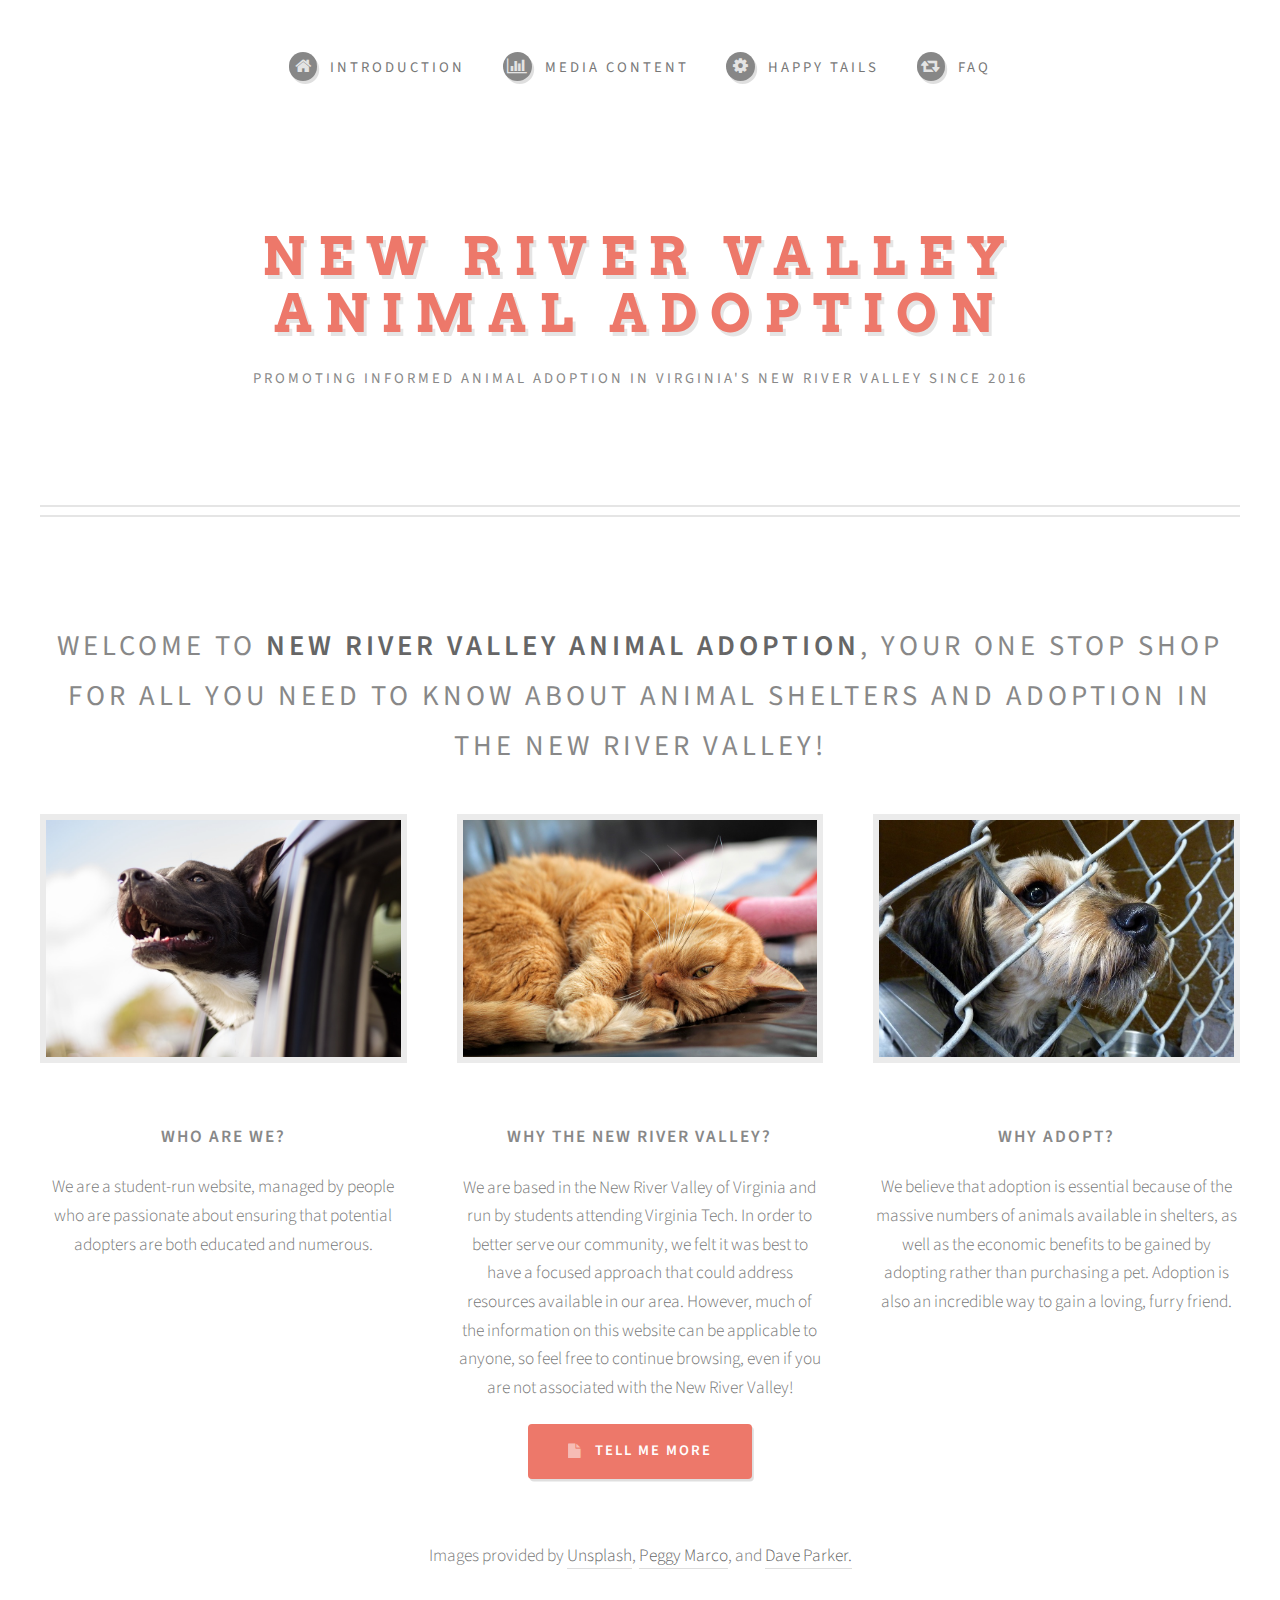
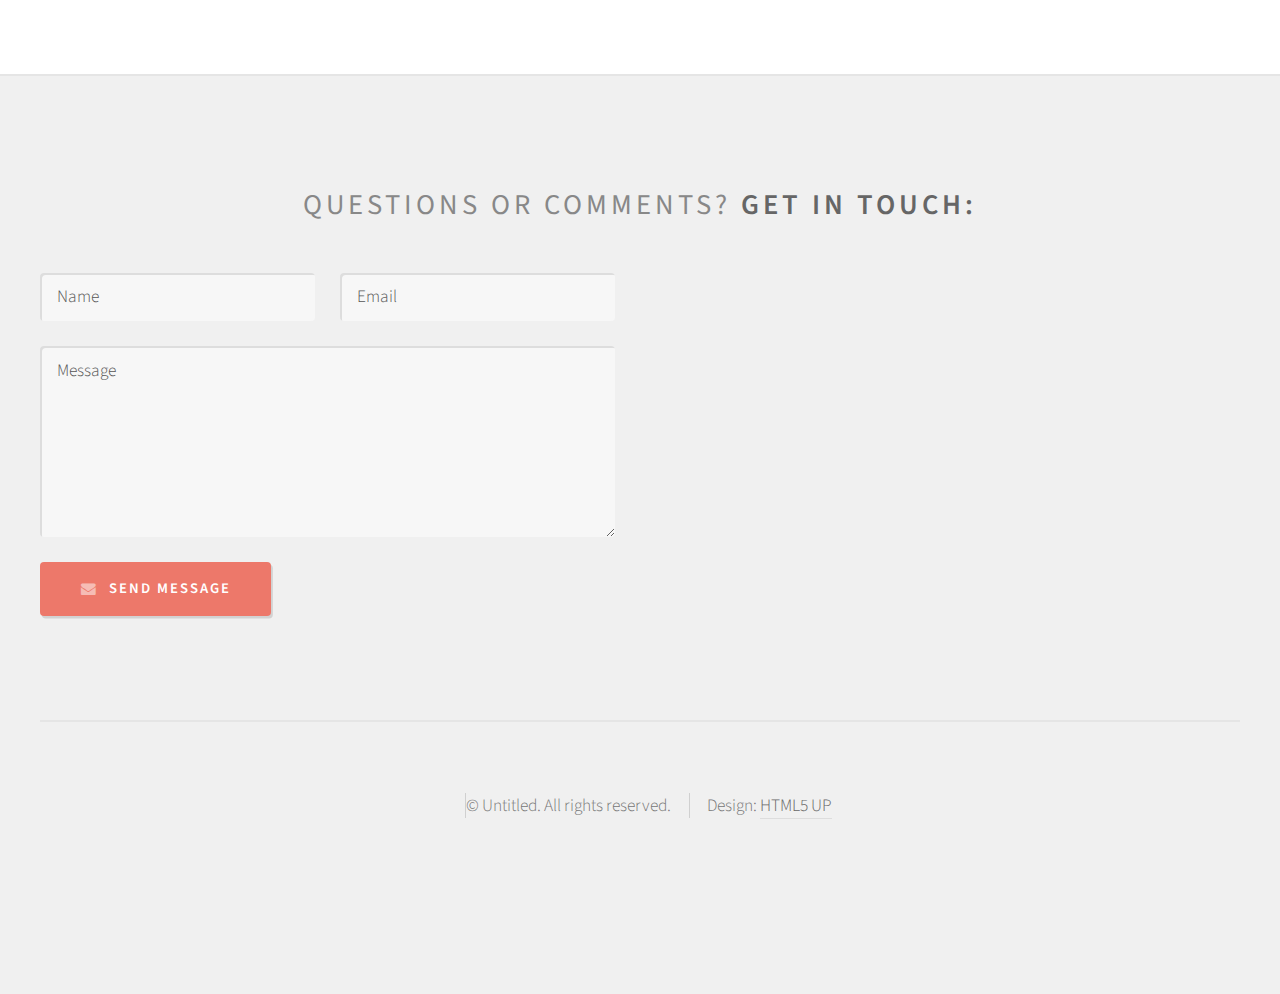
<file: index.html>
<!DOCTYPE HTML>
<!--
	Strongly Typed by HTML5 UP
	html5up.net | @ajlkn
	Free for personal and commercial use under the CCA 3.0 license (html5up.net/license)
-->
<html>
	<head>
		<title>New River Valley Animal Adoption</title>
		<meta charset="utf-8" />
		<meta name="viewport" content="width=device-width, initial-scale=1" />
		<!--[if lte IE 8]><script src="assets/js/ie/html5shiv.js"></script><![endif]-->
		<link rel="stylesheet" href="assets/css/main.css" />
		<!--[if lte IE 8]><link rel="stylesheet" href="assets/css/ie8.css" /><![endif]-->
	</head>
	<body class="homepage">
		<div id="page-wrapper">

			<!-- Header -->
				<div id="header-wrapper">
					<div id="header" class="container">

						<!-- Logo -->
							<h1 id="logo"><a href="index.html">New River Valley </br> </br> Animal Adoption</a></h1>
							<p>Promoting informed animal adoption in Virginia's New River Valley since 2016</p>

						<!-- Nav -->
							<nav id="nav">
								<ul>
									<li><a class="icon fa-home" href="index.html"><span>Introduction</span></a></li>
									<li>
										<a href="#" class="icon fa-bar-chart-o"><span>Media Content</span></a>
										<ul>
											<li><a href="ruby.html">Ruby's Happily Ever After</a></li>
											<li><a href="audio.html">Facts and Figures</a></li>
											<li><a href="shortvid.html">Adopter Interview</a></li>
										</ul>
									</li>
									<li><a class="icon fa-cog" href="beforeandafter.html"><span>Happy Tails</span></a></li>
									<li><a class="icon fa-retweet" href="faq.html"><span>FAQ</span></a></li>
								</ul>
							</nav>

					</div>
				</div>

			<!-- Features -->
				<div id="features-wrapper">
					<section id="features" class="container">
						<header>
							<h2>Welcome to <strong>New River Valley Animal Adoption</strong>, your one stop shop for all you need to know about animal shelters and adoption in the New River Valley!</h2>
						</header>
						<div class="row">
							<div class="4u 12u(mobile)">

								<!-- Feature -->
									<section>
										<a href="#" class="image featured"><img src="images/dog in car.jpg" alt="" /></a>
										<header>
											<h3>Who are we?</h3>
										</header>
										<p>We are a student-run website, managed by people who are passionate about ensuring that potential adopters are both educated and numerous.
									</p>
									</section>

							</div>
							<div class="4u 12u(mobile)">

								<!-- Feature -->
									<section>
										<a href="#" class="image featured"><img src="images/other cat.jpg" alt="" /></a>
										<header>
											<h3>Why the New River Valley?</h3>
										</header>
										<p>We are based in the New River Valley of Virginia and run by students attending Virginia Tech. In order to better serve our community, we felt it was best to have a focused approach that could address resources available in our area. However, much of the information on this website can be applicable to anyone, so feel free to continue browsing, even if you are not associated with the New River Valley!</p>
										</section>

							</div>
							<div class="4u 12u(mobile)">

								<!-- Feature -->
									<section>
										<a href="#" class="image featured"><img src="images/shelterdog.jpg" alt="" /></a>
										<header>
											<h3>Why adopt?</h3>
										</header>
										<p>We believe that adoption is essential because of the massive numbers of animals available in shelters, as well as the economic benefits to be gained by adopting rather than purchasing a pet. Adoption is also an incredible way to gain a loving, furry friend.</p>
										</section>

							</div>
						</div>
						<ul class="actions">
							<li><a href="nrvresources.html" class="button icon fa-file">Tell Me More</a></li>
						</ul>
					</br>
						Images provided by <a href="https://www.pexels.com/photo/dog-pet-animal-car-24196/">Unsplash</a>, <a href="https://pixabay.com/en/cat-red-cat-kitten-pet-red-1660967/">Peggy Marco</a>, and <a href="https://www.flickr.com/photos/daveparker/6297497992">Dave Parker.</a>
					</section>
				</div>

			<!-- Footer -->
				<div id="footer-wrapper">
					<div id="footer" class="container">
						<header>
							<h2>Questions or comments? <strong>Get in touch:</strong></h2>
						</header>
					<div class="row">
							<div class="6u 12u(mobile)">
								<section>
									<form method="post" action="#">
										<div class="row 50%">
											<div class="6u 12u(mobile)">
												<input name="name" placeholder="Name" type="text" />
											</div>
											<div class="6u 12u(mobile)">
												<input name="email" placeholder="Email" type="text" />
											</div>
										</div>
										<div class="row 50%">
											<div class="12u">
												<textarea name="message" placeholder="Message"></textarea>
											</div>
										</div>
										<div class="row 50%">
											<div class="12u">
												<a href="#" class="form-button-submit button icon fa-envelope">Send Message</a>
											</div>
										</div>
									</form>
								</section>
							</div>
							<div class="6u 12u(mobile)">
								<section>
							</div>
						</div>
					</div>
					<div id="copyright" class="container">
						<ul class="links">
							<li>&copy; Untitled. All rights reserved.</li><li>Design: <a href="http://html5up.net">HTML5 UP</a></li>
						</ul>
					</div>
				</div>

		</div>

		<!-- Scripts -->
			<script src="assets/js/jquery.min.js"></script>
			<script src="assets/js/jquery.dropotron.min.js"></script>
			<script src="assets/js/skel.min.js"></script>
			<script src="assets/js/skel-viewport.min.js"></script>
			<script src="assets/js/util.js"></script>
			<!--[if lte IE 8]><script src="assets/js/ie/respond.min.js"></script><![endif]-->
			<script src="assets/js/main.js"></script>

	</body>
</html>
</file>
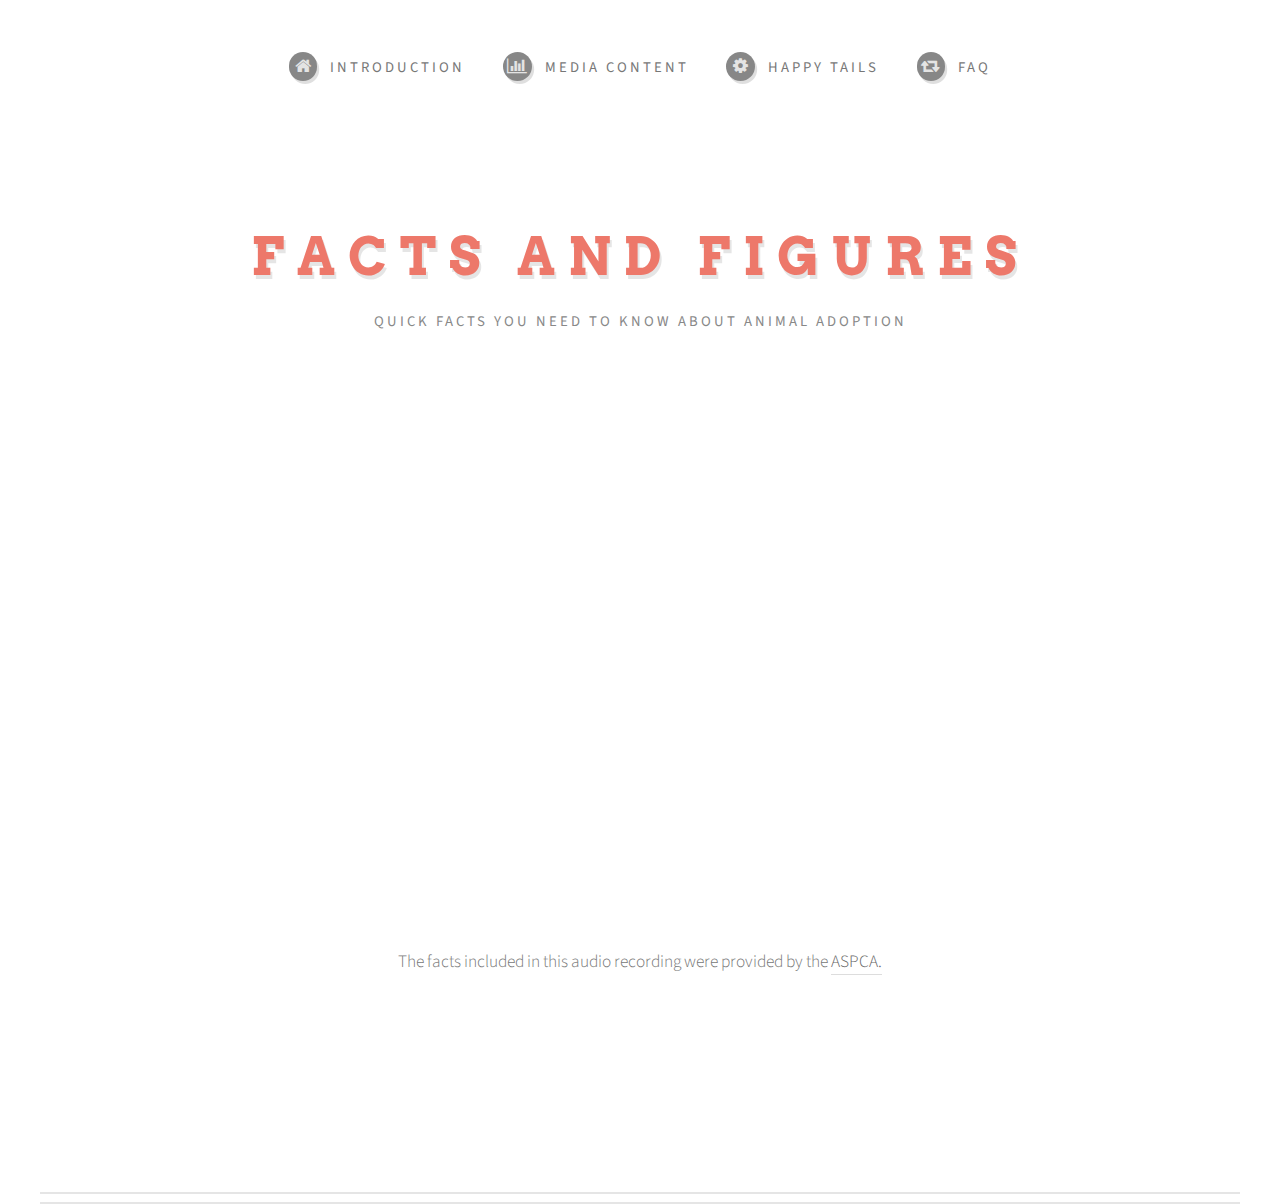
<file: audio.html>
<html>
<head>
<link rel="stylesheet" type="text/css" href="assets/css/main.css" media="screen" />
</head>
<body <!-- Header -->
  <div id="header-wrapper">
    <div id="header" class="container">
      <!-- Nav -->
        <nav id="nav">
          <ul>
            <li><a class="icon fa-home" href="index.html"><span>Introduction</span></a></li>
            <li>
              <a href="#" class="icon fa-bar-chart-o"><span>Media Content</span></a>
              <ul>
                <li><a href="ruby.html">Ruby's Happily Ever After</a></li>
                <li><a href="audio.html">Facts and Figures</a></li>
                <li><a href="shortvid.html">Adopter Interview</a></li>
              </ul>
            </li>
            <li><a class="icon fa-cog" href="beforeandafter.html"><span>Happy Tails</span></a></li>
            <li><a class="icon fa-retweet" href="faq.html"><span>FAQ</span></a></li>
          </ul>
        </nav>
      <!-- Logo -->
  <h1 id="logo">Facts and Figures</h1>
  <p>Quick facts you need to know about animal adoption</p>
<div id="features-wrapper">
  <iframe width="100%" height="450" scrolling="no" frameborder="no" src="https://w.soundcloud.com/player/?url=https%3A//api.soundcloud.com/tracks/295800753&amp;auto_play=false&amp;hide_related=false&amp;show_comments=true&amp;show_user=true&amp;show_reposts=false&amp;visual=true"></iframe>
</br>
</br>
</br>
The facts included in this audio recording were provided by the <a href="http://www.aspca.org/animal-homelessness/shelter-intake-and-surrender/pet-statistics">ASPCA.</a>
</file>
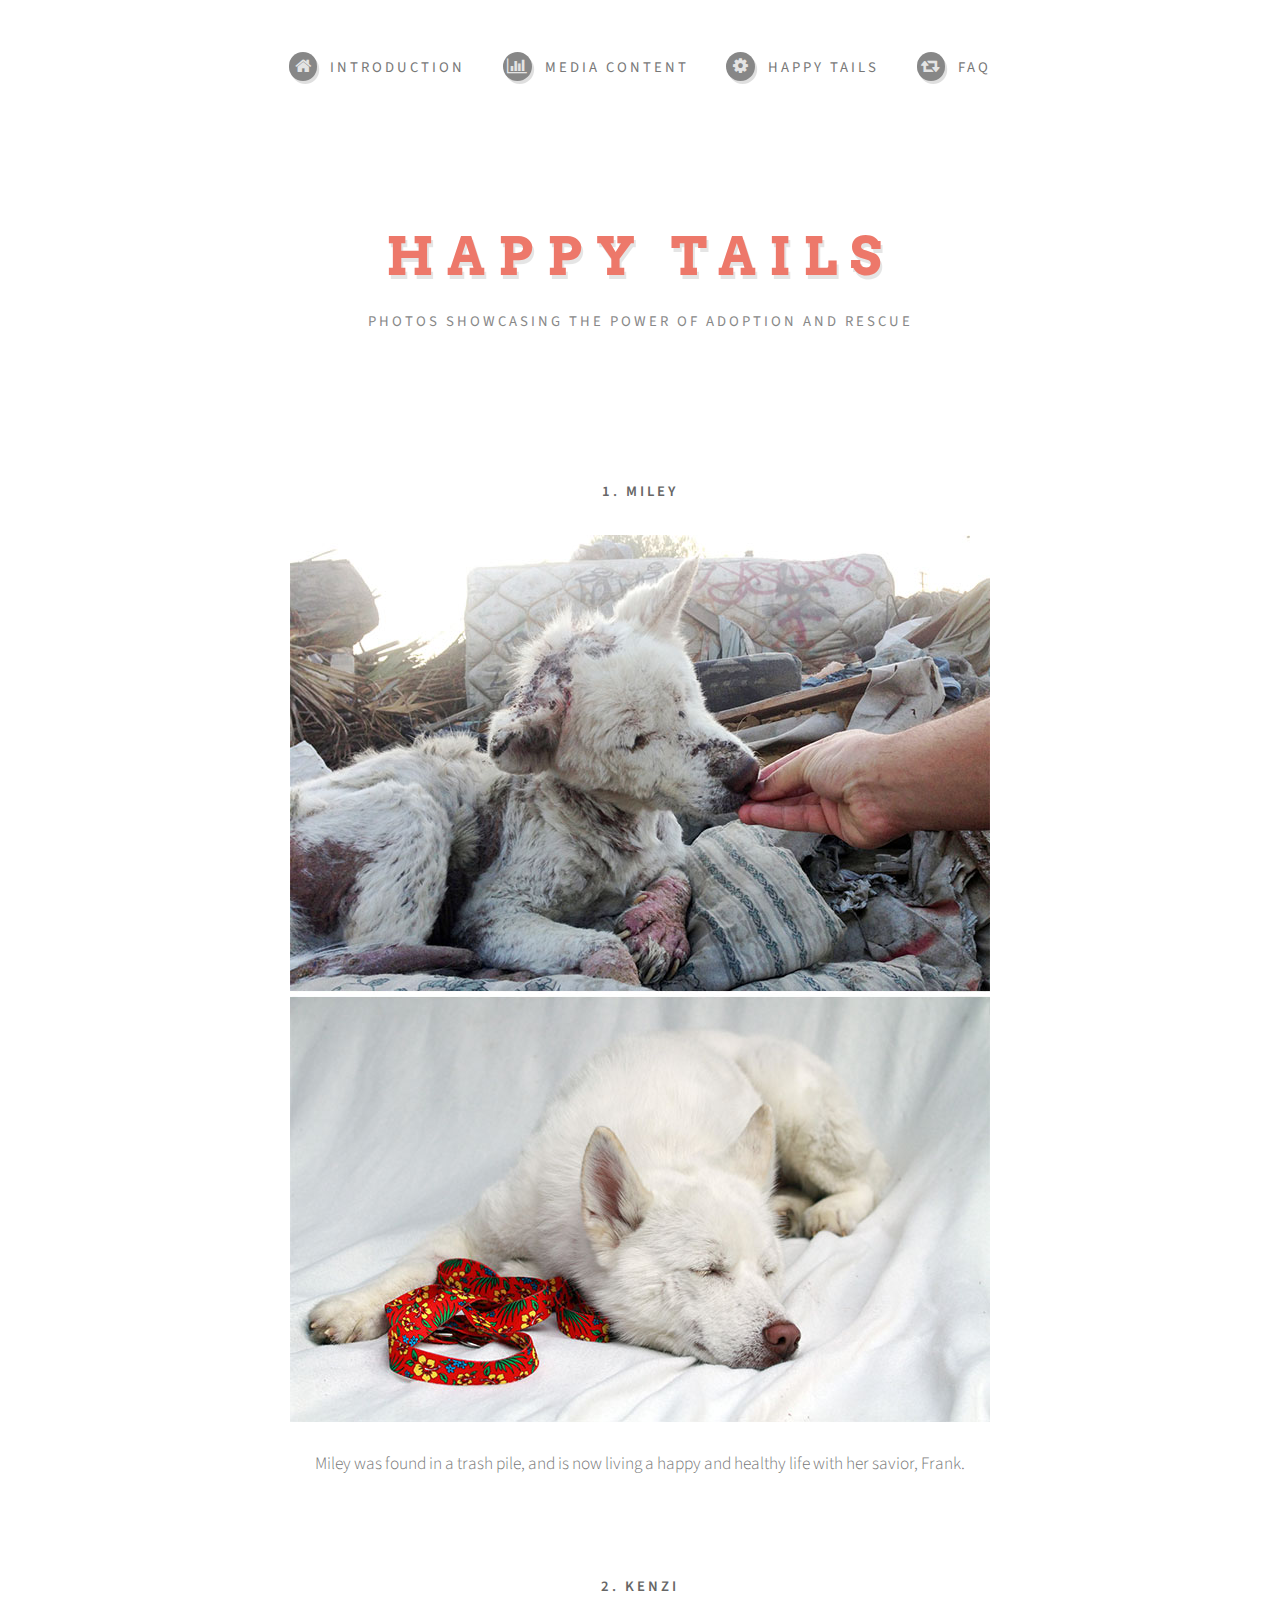
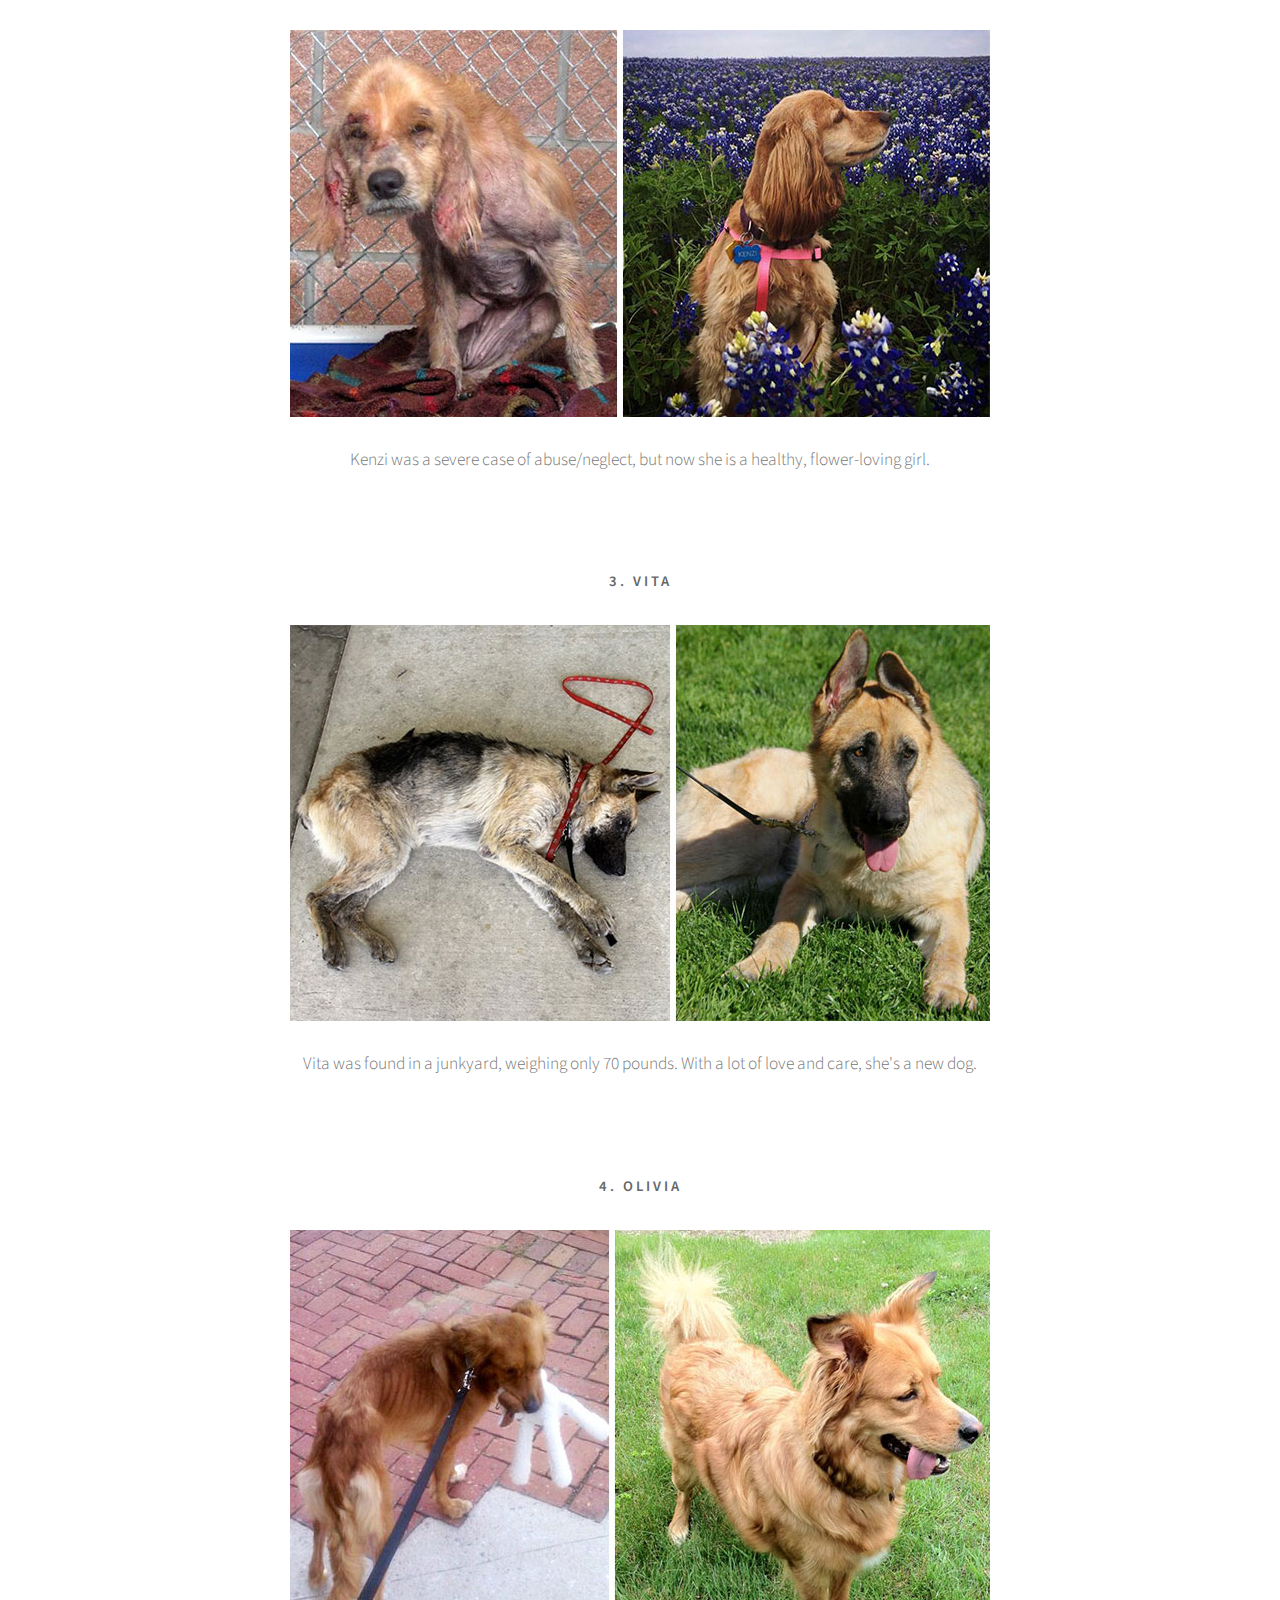
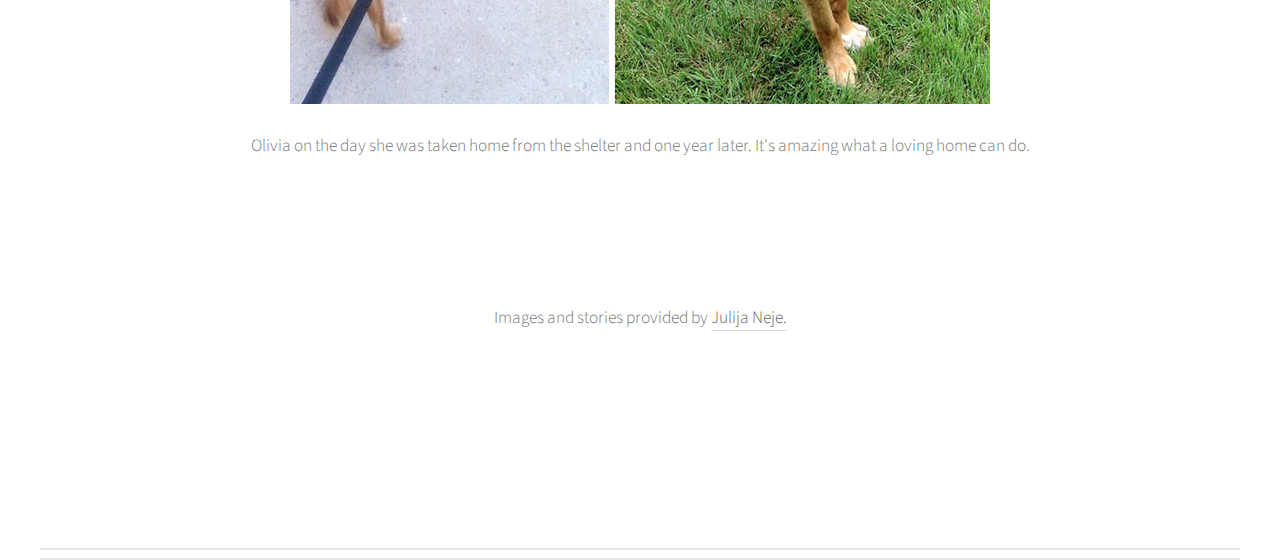
<file: beforeandafter.html>
<html>
<head>
<link rel="stylesheet" type="text/css" href="assets/css/main.css" media="screen" />
</head>

<body <!-- Header -->
  <div id="header-wrapper">
    <div id="header" class="container">

      <!-- Nav -->
        <nav id="nav">
          <ul>
            <li><a class="icon fa-home" href="index.html"><span>Introduction</span></a></li>
            <li>
              <a href="#" class="icon fa-bar-chart-o"><span>Media Content</span></a>
              <ul>
                <li><a href="ruby.html">Ruby's Happily Ever After</a></li>
                <li><a href="audio.html">Facts and Figures</a></li>
                <li><a href="shortvid.html">Adopter Interview</a></li>
              </ul>
            </li>
            <li><a class="icon fa-cog" href="beforeandafter.html"><span>Happy Tails</span></a></li>
            <li><a class="icon fa-retweet" href="faq.html"><span>FAQ</span></a></li>
          </ul>
        </nav>
      <!-- Logo -->
  <h1 id="logo">Happy Tails</h1>
  <p>Photos showcasing the power of adoption and rescue</p>
<div id="features-wrapper">
<p><strong>1. Miley</strong></p>
</br>
<img src="images/mileybefore.jpg">
</br> </br> Miley was found in a trash pile, and is now living a happy and healthy life with her savior, Frank.
</br> </br> </br>
<p><strong>2. Kenzi</strong></p>
</br>
<img src="images/kenzibefore.jpg">
</br></br>
Kenzi was a severe case of abuse/neglect, but now she is a healthy, flower-loving girl.
</br></br></br>
<p><strong>3. Vita</strong></p>
</br>
<img src="images/vita.jpg">
</br></br>
Vita was found in a junkyard, weighing only 70 pounds. With a lot of love and care, she's a new dog.
</br></br></br>
<p><strong>4. Olivia</strong></p>
</br>
<img src="images/olivia.jpg">
</br></br>
Olivia on the day she was taken home from the shelter and one year later. It's amazing what a loving home can do.
</br></br></br></br></br></br>
Images and stories provided by <a href="http://www.boredpanda.com/before-and-after-rescued-dogs/">Julija Neje.</a>
</file>
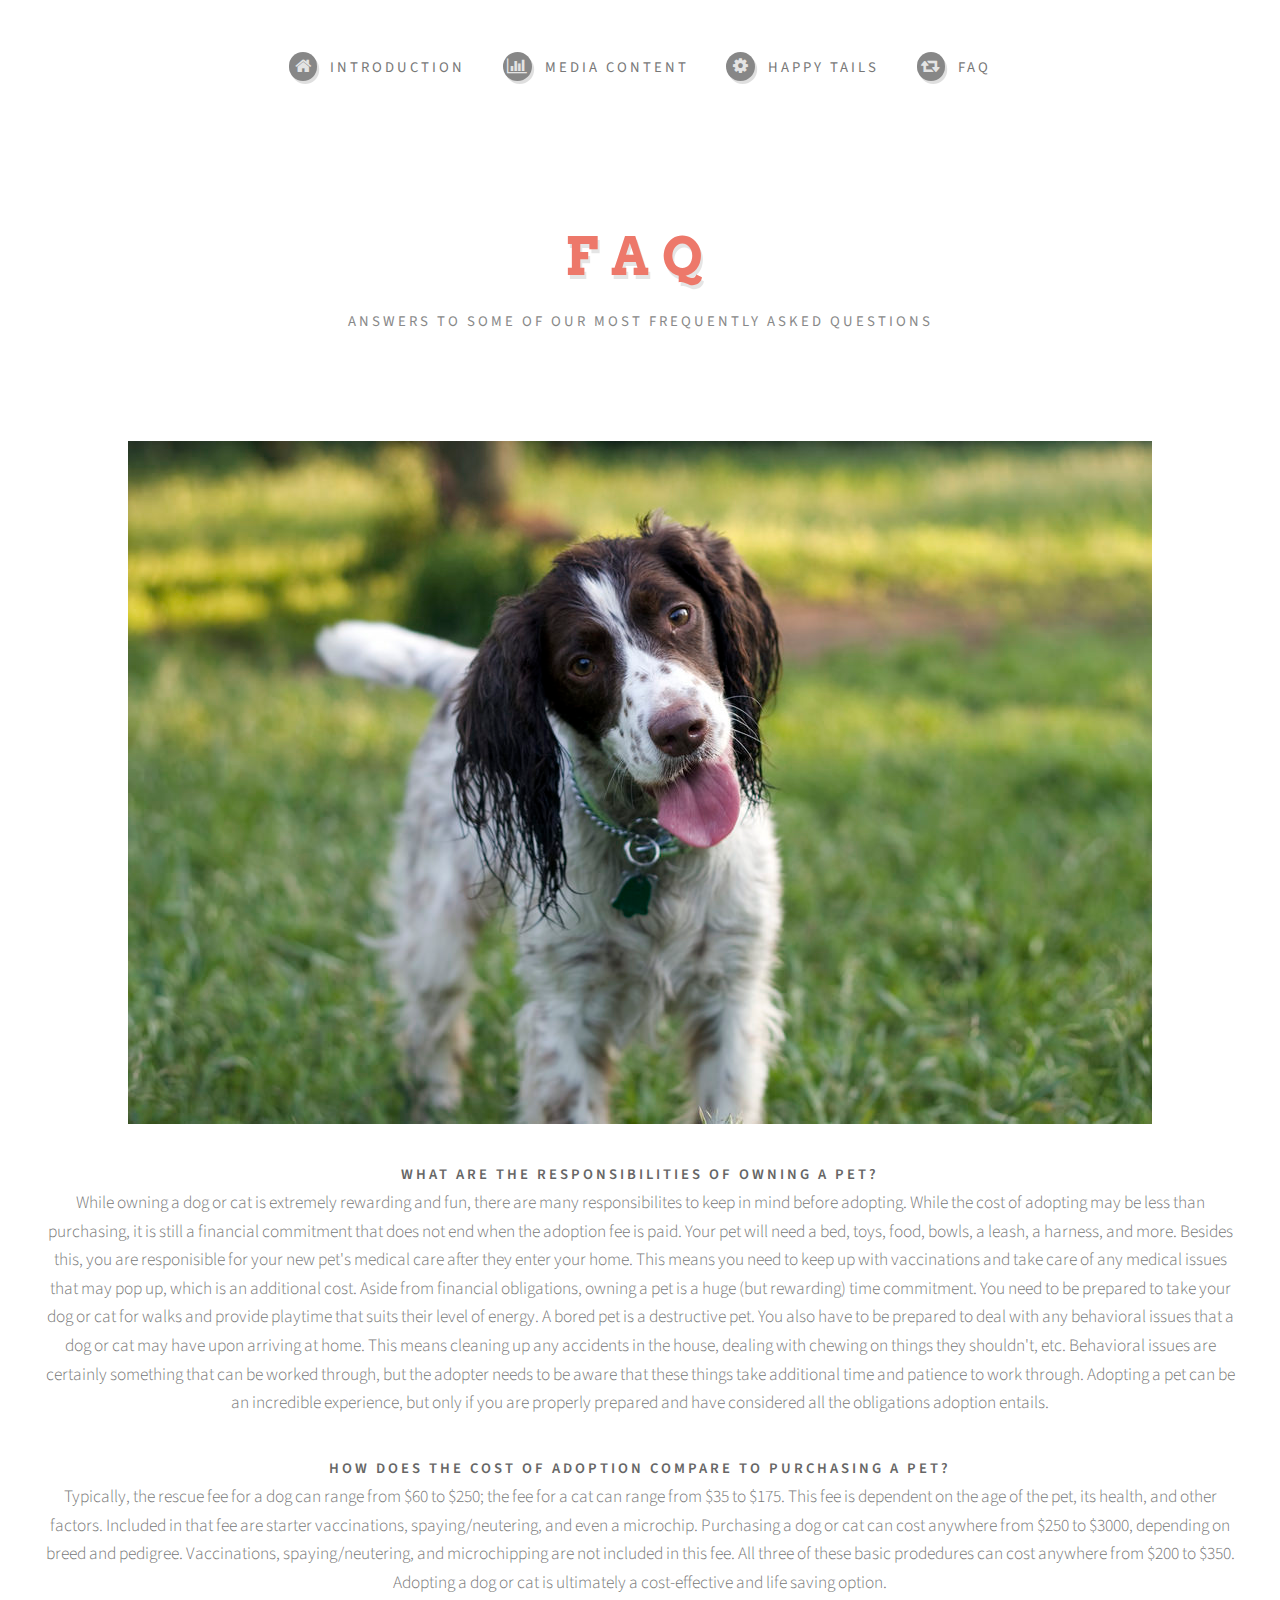
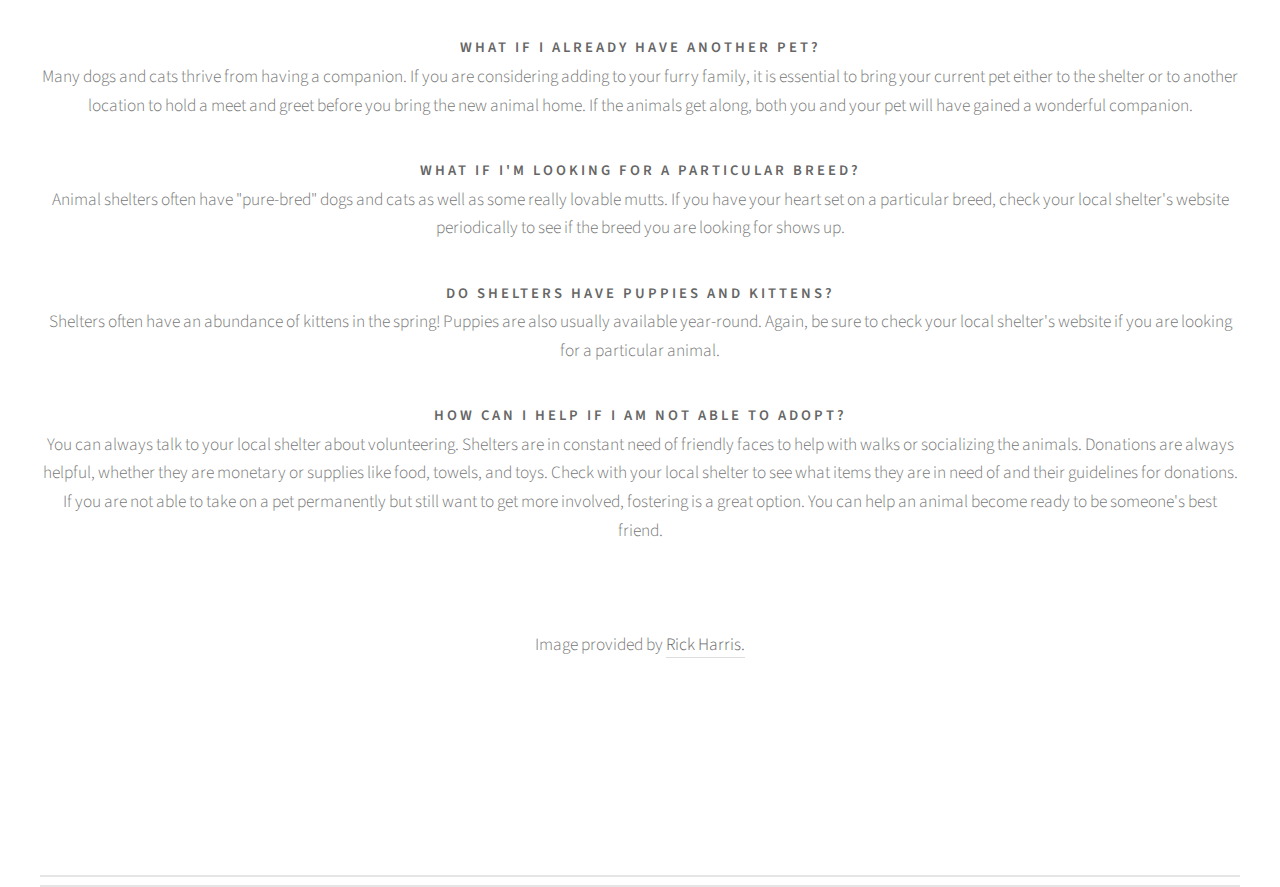
<file: faq.html>
<html>
<head>
<link rel="stylesheet" type="text/css" href="assets/css/main.css" media="screen" />
</head>
<body <!-- Header -->
  <div id="header-wrapper">
    <div id="header" class="container">
      <!-- Nav -->
        <nav id="nav">
          <ul>
            <li><a class="icon fa-home" href="index.html"><span>Introduction</span></a></li>
            <li>
              <a href="#" class="icon fa-bar-chart-o"><span>Media Content</span></a>
              <ul>
                <li><a href="ruby.html">Ruby's Happily Ever After</a></li>
                <li><a href="audio.html">Facts and Figures</a></li>
                <li><a href="shortvid.html">Adopter Interview</a></li>
              </ul>
            </li>
            <li><a class="icon fa-cog" href="beforeandafter.html"><span>Happy Tails</span></a></li>
            <li><a class="icon fa-retweet" href="faq.html"><span>FAQ</span></a></li>
          </ul>
        </nav>
      <!-- Logo -->
  <h1 id="logo">FAQ</h1>
  <p>Answers to some of our most frequently asked questions</p>
<div id="features-wrapper">
<!-- Feature -->
<img src="images/faqdog.jpg" alt="">
<!-- Post -->
  <article class="box post">
    <p><strong>What are the responsibilities of owning a pet?</strong></p>
While owning a dog or cat is extremely rewarding and fun, there are many responsibilites to keep in mind before adopting. While the cost of adopting may be less than purchasing, it is still a financial commitment that does not end when the adoption fee is paid. Your pet will need a bed, toys, food, bowls, a leash, a harness, and more. Besides this, you are responisible for your new pet's medical care after they enter your home. This means you need to keep up with vaccinations and take care of any medical issues that may pop up, which is an additional cost. Aside from financial obligations, owning a pet is a huge (but rewarding) time commitment. You need to be prepared to take your dog or cat for walks and provide playtime that suits their level of energy. A bored pet is a destructive pet. You also have to be prepared to deal with any behavioral issues that a dog or cat may have upon arriving at home. This means cleaning up any accidents in the house, dealing with chewing on things they shouldn't, etc. Behavioral issues are certainly something that can be worked through, but the adopter needs to be aware that these things take additional time and patience to work through. Adopting a pet can be an incredible experience, but only if you are properly prepared and have considered all the obligations adoption entails.
<p><strong>How does the cost of adoption compare to purchasing a pet?</strong></p>
   Typically, the rescue fee for a dog can range from $60 to $250; the fee for a cat can range from $35 to $175. This fee is dependent on the age of the pet, its health, and other factors. Included in that fee are starter vaccinations, spaying/neutering, and even a microchip. Purchasing a dog or cat can cost anywhere from $250 to $3000, depending on breed and pedigree. Vaccinations, spaying/neutering, and microchipping are not included in this fee. All three of these basic prodedures can cost anywhere from $200 to $350. Adopting a dog or cat is ultimately a cost-effective and life saving option.
<p><strong>What if I already have another pet?</strong></p>
Many dogs and cats thrive from having a companion. If you are considering adding to your furry family, it is essential to bring your current pet either to the shelter or to another location to hold a meet and greet before you bring the new animal home. If the animals get along, both you and your pet will have gained a wonderful companion.
<p><strong>What if I'm looking for a particular breed?</strong></p>
Animal shelters often have "pure-bred" dogs and cats as well as some really lovable mutts. If you have your heart set on a particular breed, check your local shelter's website periodically to see if the breed you are looking for shows up.
<p><strong>Do shelters have puppies and kittens?</strong></p>
Shelters often have an abundance of kittens in the spring! Puppies are also usually available year-round. Again, be sure to check your local shelter's website if you are looking for a particular animal.
<p><strong>How can I help if I am not able to adopt?</strong></p>
You can always talk to your local shelter about volunteering. Shelters are in constant need of friendly faces to help with walks or socializing the animals. Donations are always helpful, whether they are monetary or supplies like food, towels, and toys. Check with your local shelter to see what items they are in need of and their guidelines for donations. If you are not able to take on a pet permanently but still want to get more involved, fostering is a great option. You can help an animal become ready to be someone's best friend.
</br>
</br>
</br>
</br>
<article class="boxpost">
  Image provided by <a href="https://c2.staticflickr.com/4/3228/2591031873_90fb9f0d29_b.jpg">Rick Harris.</a>
</file>
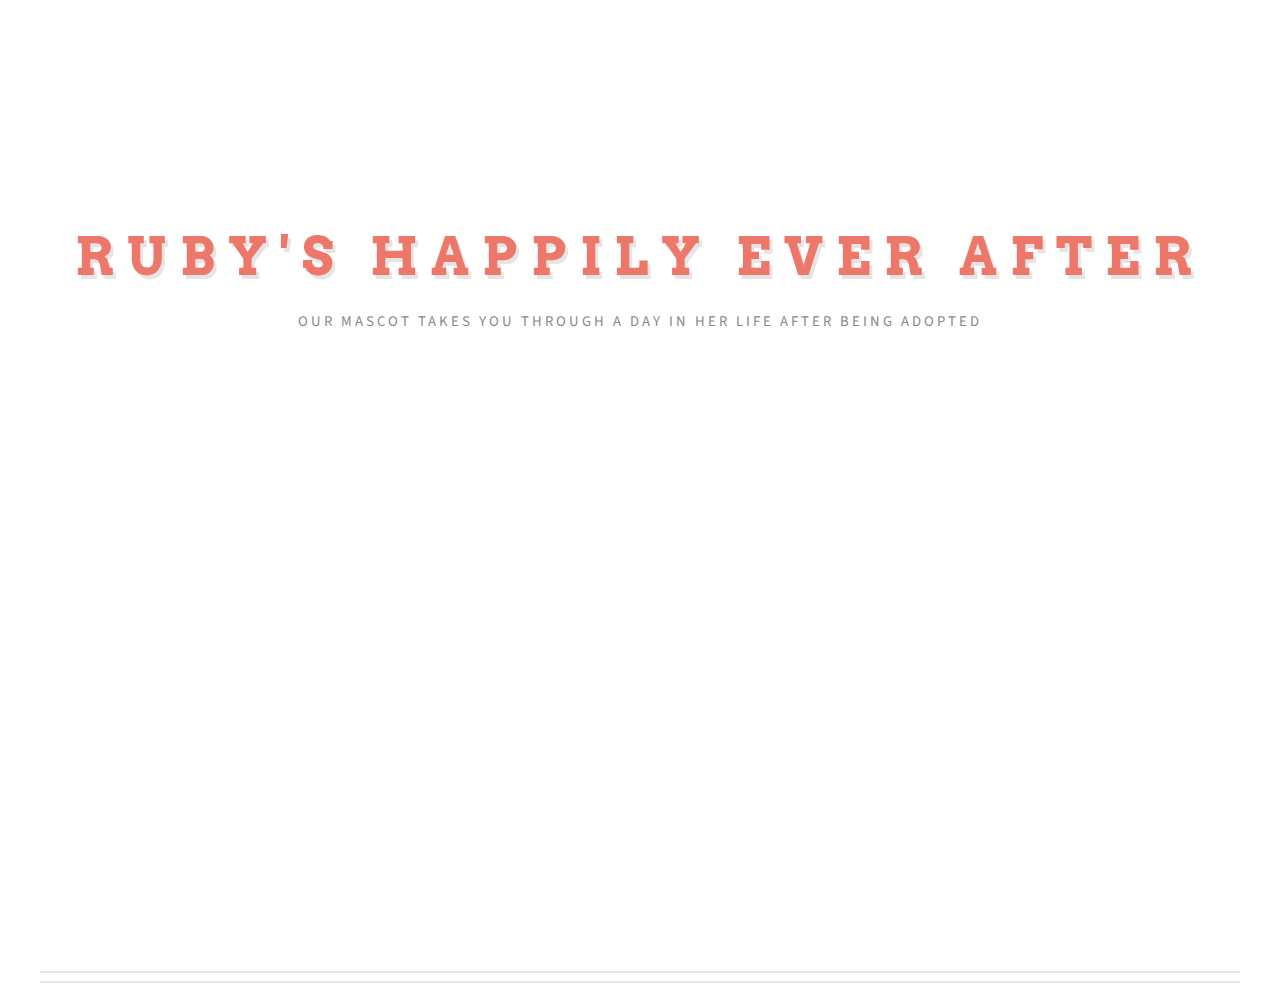
<file: longvid.html>
<html>
<head>
<link rel="stylesheet" type="text/css" href="assets/css/main.css" media="screen" />
</head>
<body <!-- Header -->
  <div id="header-wrapper">
    <div id="header" class="container">

      <!-- Logo -->
  <h1 id="logo"> Ruby's Happily Ever After</h1>
  <p> Our mascot takes you through a day in her life after being adopted</p>
<div id="features-wrapper">
  	<section id="features" class="container">
<iframe width="560" height="315" src="https://www.youtube.com/embed/rN5dF18J3AI" frameborder="0" allowfullscreen></iframe>
</html>
</file>
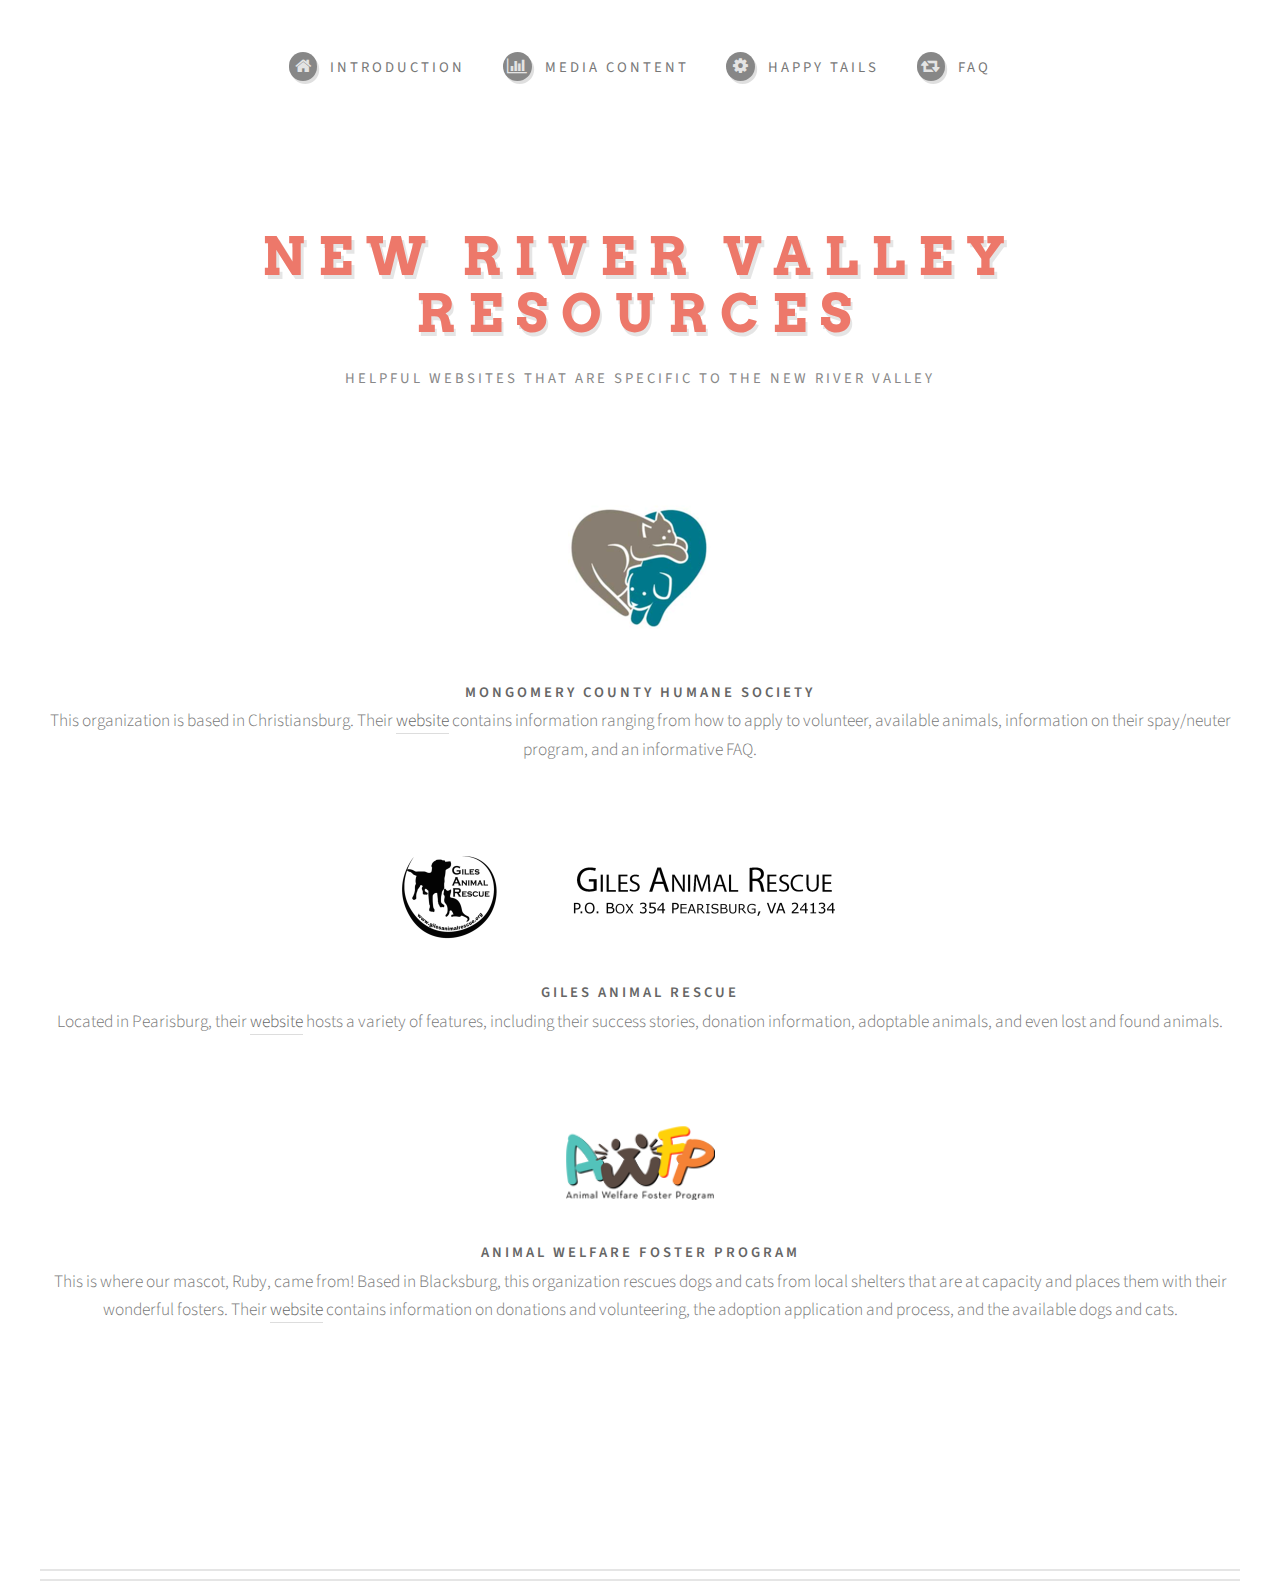
<file: nrvresources.html>
<html>
<head>
<link rel="stylesheet" type="text/css" href="assets/css/main.css" media="screen" />
</head>

<body <!-- Header -->
  <div id="header-wrapper">
    <div id="header" class="container">

      <!-- Nav -->
        <nav id="nav">
          <ul>
            <li><a class="icon fa-home" href="index.html"><span>Introduction</span></a></li>
            <li>
              <a href="#" class="icon fa-bar-chart-o"><span>Media Content</span></a>
              <ul>
                <li><a href="ruby.html">Ruby's Happily Ever After</a></li>
                <li><a href="audio.html">Facts and Figures</a></li>
                <li><a href="shortvid.html">Adopter Interview</a></li>
              </ul>
            </li>
            <li><a class="icon fa-cog" href="beforeandafter.html"><span>Happy Tails</span></a></li>
            <li><a class="icon fa-retweet" href="faq.html"><span>FAQ</span></a></li>
          </ul>
        </nav>
      <!-- Logo -->
  <h1 id="logo">New River Valley </br> </br> Resources</h1>
  <p>Helpful websites that are specific to the New River Valley</p>
<div id="features-wrapper">
  <!-- Feature -->

  <!-- Post -->
    <article class="box post">
      <img src="images/logo.png" style"width=100px">
      <p><strong>Mongomery County Humane Society</strong></p>
      This organization is based in Christiansburg. Their <a href="http://www.hsmcshelter.com/home.html">website</a> contains information ranging from how to apply to volunteer, available animals, information on their spay/neuter program, and an informative FAQ.
</br></br></br></br>
<img src="images/gileslogo.png" style="width:500px">
      <p><strong>Giles Animal Rescue</strong></p>
      Located in Pearisburg, their <a href="http://www.gilesanimalrescue.org/">website</a> hosts a variety of features, including their success stories, donation information, adoptable animals, and even lost and found animals.
</br></br></br></br>
<img src="images/awfplogo.png" style="width:150px">
       <p><strong>Animal Welfare Foster Program</strong></p>
       This is where our mascot, Ruby, came from! Based in Blacksburg, this organization rescues dogs and cats from local shelters that are at capacity and places them with their wonderful fosters. Their <a href="http://www.awfpva.org/">website</a> contains information on donations and volunteering, the adoption application and process, and the available dogs and cats.
</br></br>
</file>
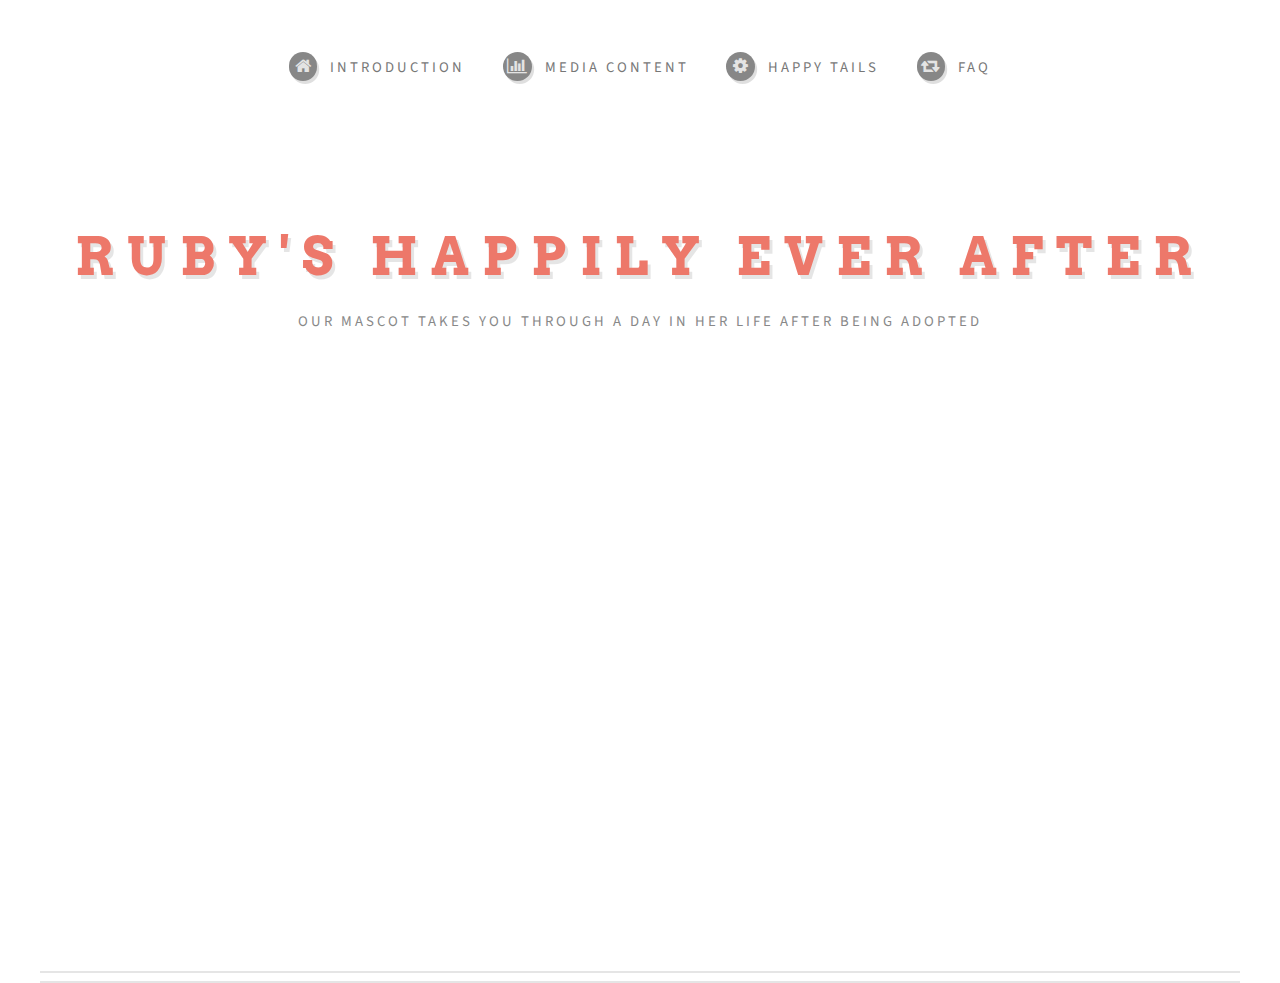
<file: ruby.html>
<html>
<head>
<link rel="stylesheet" type="text/css" href="assets/css/main.css" media="screen" />
</head>
<body <!-- Header -->
  <div id="header-wrapper">
    <div id="header" class="container">
      <!-- Nav -->
        <nav id="nav">
          <ul>
            <li><a class="icon fa-home" href="index.html"><span>Introduction</span></a></li>
            <li>
              <a href="#" class="icon fa-bar-chart-o"><span>Media Content</span></a>
              <ul>
                <li><a href="ruby.html">Ruby's Happily Ever After</a></li>
                <li><a href="audio.html">Facts and Figures</a></li>
                <li><a href="shortvid.html">Adopter Interview</a></li>
              </ul>
            </li>
            <li><a class="icon fa-cog" href="beforeandafter.html"><span>Happy Tails</span></a></li>
            <li><a class="icon fa-retweet" href="faq.html"><span>FAQ</span></a></li>
          </ul>
        </nav>
      <!-- Logo -->
  <h1 id="logo"> Ruby's Happily Ever After</h1>
  <p> Our mascot takes you through a day in her life after being adopted</p>
<div id="features-wrapper">
<iframe width="560" height="315" src="https://www.youtube.com/embed/rN5dF18J3AI" frameborder="0" allowfullscreen></iframe>
</html>
</file>
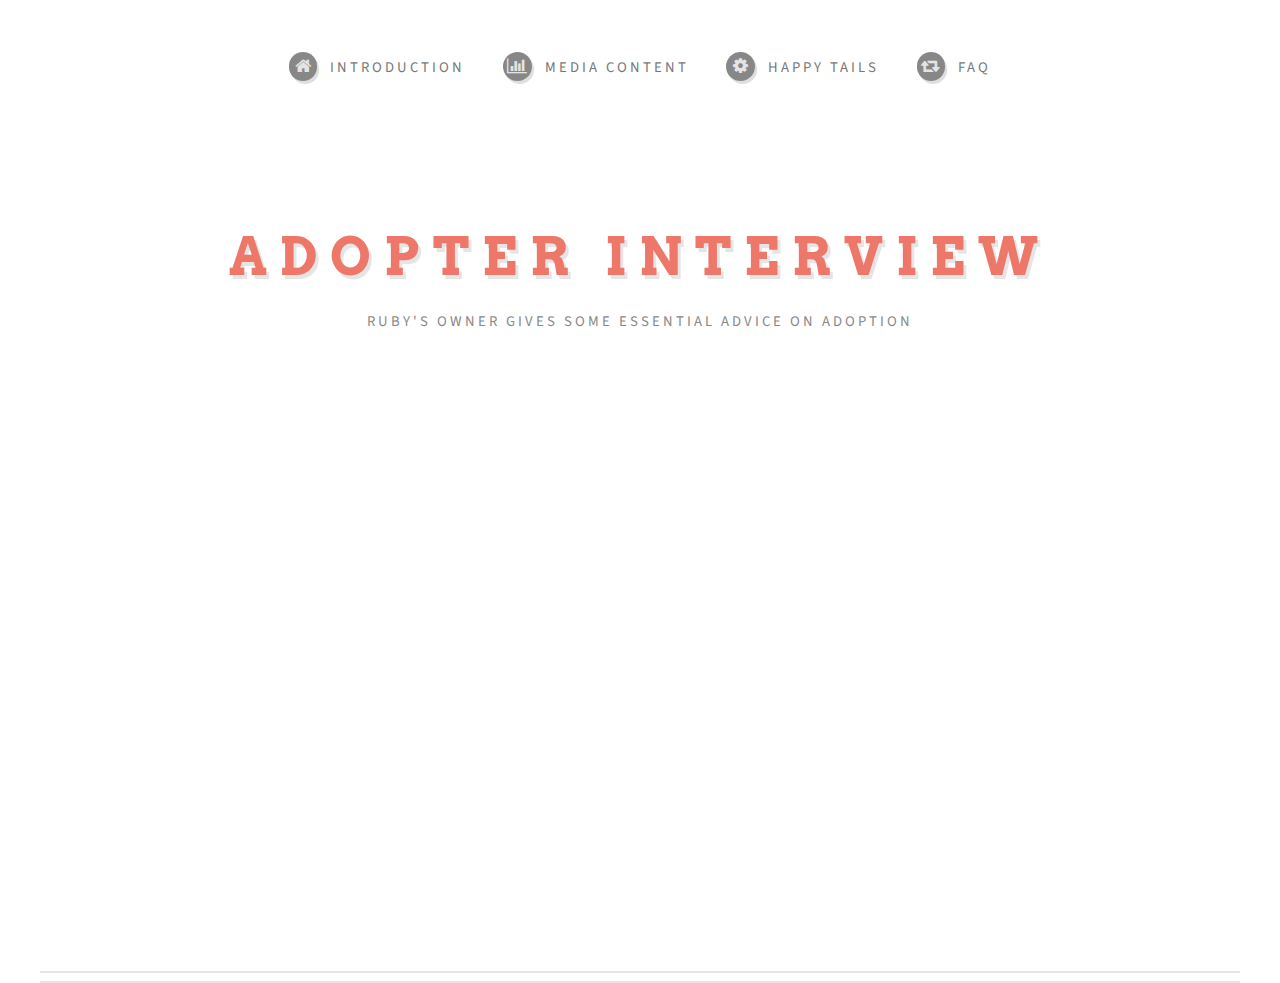
<file: shortvid.html>
<html>
<head>
<link rel="stylesheet" type="text/css" href="assets/css/main.css" media="screen" />
</head>
<body <!-- Header -->
  <div id="header-wrapper">
    <div id="header" class="container">
      <!-- Nav -->
        <nav id="nav">
          <ul>
            <li><a class="icon fa-home" href="index.html"><span>Introduction</span></a></li>
            <li>
              <a href="#" class="icon fa-bar-chart-o"><span>Media Content</span></a>
              <ul>
                <li><a href="ruby.html">Ruby's Happily Ever After</a></li>
                <li><a href="audio.html">Facts and Figures</a></li>
                <li><a href="shortvid.html">Adopter Interview</a></li>
              </ul>
            </li>
            <li><a class="icon fa-cog" href="beforeandafter.html"><span>Happy Tails</span></a></li>
            <li><a class="icon fa-retweet" href="faq.html"><span>FAQ</span></a></li>
          </ul>
        </nav>
      <!-- Logo -->
  <h1 id="logo">Adopter Interview</h1>
  <p>Ruby's owner gives some essential advice on adoption</p>
<div id="features-wrapper">
  <iframe width="560" height="315" src="https://www.youtube.com/embed/Y-ngetHopaw" frameborder="0" allowfullscreen></iframe>
</file>
<file: assets/css/ie8.css>
/*
	Strongly Typed by HTML5 UP
	html5up.net | @ajlkn
	Free for personal and commercial use under the CCA 3.0 license (html5up.net/license)
*/

/* Basic */

	form input[type="text"],
	form input[type="email"],
	form input[type="password"],
	form select,
	form textarea {
		position: relative;
		-ms-behavior: url("assets/js/ie/PIE.htc");
	}

	input[type="button"],
	input[type="submit"],
	input[type="reset"],
	button,
	.button {
		position: relative;
		-ms-behavior: url("assets/js/ie/PIE.htc");
	}

	.button, .box.excerpt .date {
		position: relative;
		-ms-behavior: url("assets/js/ie/PIE.htc");
	}

/* Sections/Article */

	section > .last-child, section.last-child, article > .last-child, article.last-child {
		margin-bottom: 0;
	}

/* Wrappers */

	#banner-wrapper .inner {
		-ms-behavior: url("assets/js/ie/backgroundsize.min.htc");
	}
</file>
<file: assets/css/main.css>
@import url("font-awesome.min.css");
@import url("https://fonts.googleapis.com/css?family=Source+Sans+Pro:300,400,600|Arvo:700");

/*
	Strongly Typed by HTML5 UP
	html5up.net | @ajlkn
	Free for personal and commercial use under the CCA 3.0 license (html5up.net/license)
*/

/* Reset */

	html, body, div, span, applet, object, iframe, h1, h2, h3, h4, h5, h6, p, blockquote, pre, a, abbr, acronym, address, big, cite, code, del, dfn, em, img, ins, kbd, q, s, samp, small, strike, strong, sub, sup, tt, var, b, u, i, center, dl, dt, dd, ol, ul, li, fieldset, form, label, legend, table, caption, tbody, tfoot, thead, tr, th, td, article, aside, canvas, details, embed, figure, figcaption, footer, header, hgroup, menu, nav, output, ruby, section, summary, time, mark, audio, video {
		margin: 0;
		padding: 0;
		border: 0;
		font-size: 100%;
		font: inherit;
		vertical-align: baseline;
	}

	article, aside, details, figcaption, figure, footer, header, hgroup, menu, nav, section {
		display: block;
	}

	body {
		line-height: 1;
	}

	ol, ul {
		list-style: none;
	}

	blockquote, q {
		quotes: none;
	}

	blockquote:before, blockquote:after, q:before, q:after {
		content: '';
		content: none;
	}

	table {
		border-collapse: collapse;
		border-spacing: 0;
	}

	body {
		-webkit-text-size-adjust: none;
	}

/* Box Model */

	*, *:before, *:after {
		-moz-box-sizing: border-box;
		-webkit-box-sizing: border-box;
		box-sizing: border-box;
	}

/* Containers */

	.container {
		margin-left: auto;
		margin-right: auto;
	}

	.container.\31 25\25 {
		width: 100%;
		max-width: 1200px;
		min-width: 960px;
	}

	.container.\37 5\25 {
		width: 720px;
	}

	.container.\35 0\25 {
		width: 480px;
	}

	.container.\32 5\25 {
		width: 240px;
	}

	.container {
		width: 960px;
	}

	@media screen and (min-width: 737px) {

		.container.\31 25\25 {
			width: 100%;
			max-width: 1500px;
			min-width: 1200px;
		}

		.container.\37 5\25 {
			width: 900px;
		}

		.container.\35 0\25 {
			width: 600px;
		}

		.container.\32 5\25 {
			width: 300px;
		}

		.container {
			width: 1200px;
		}

	}

	@media screen and (min-width: 737px) and (max-width: 1200px) {

		.container.\31 25\25 {
			width: 100%;
			max-width: 1200px;
			min-width: 960px;
		}

		.container.\37 5\25 {
			width: 720px;
		}

		.container.\35 0\25 {
			width: 480px;
		}

		.container.\32 5\25 {
			width: 240px;
		}

		.container {
			width: 960px;
		}

	}

	@media screen and (max-width: 736px) {

		.container.\31 25\25 {
			width: 100%;
			max-width: 125%;
			min-width: 100%;
		}

		.container.\37 5\25 {
			width: 75%;
		}

		.container.\35 0\25 {
			width: 50%;
		}

		.container.\32 5\25 {
			width: 25%;
		}

		.container {
			width: 100% !important;
		}

	}

/* Grid */

	.row {
		border-bottom: solid 1px transparent;
		-moz-box-sizing: border-box;
		-webkit-box-sizing: border-box;
		box-sizing: border-box;
	}

	.row > * {
		float: left;
		-moz-box-sizing: border-box;
		-webkit-box-sizing: border-box;
		box-sizing: border-box;
	}

	.row:after, .row:before {
		content: '';
		display: block;
		clear: both;
		height: 0;
	}

	.row.uniform > * > :first-child {
		margin-top: 0;
	}

	.row.uniform > * > :last-child {
		margin-bottom: 0;
	}

	.row.\30 \25 > * {
		padding: 0 0 0 0px;
	}

	.row.\30 \25 {
		margin: 0 0 -1px 0px;
	}

	.row.uniform.\30 \25 > * {
		padding: 0px 0 0 0px;
	}

	.row.uniform.\30 \25 {
		margin: 0px 0 -1px 0px;
	}

	.row > * {
		padding: 0 0 0 40px;
	}

	.row {
		margin: 0 0 -1px -40px;
	}

	.row.uniform > * {
		padding: 40px 0 0 40px;
	}

	.row.uniform {
		margin: -40px 0 -1px -40px;
	}

	.row.\32 00\25 > * {
		padding: 0 0 0 80px;
	}

	.row.\32 00\25 {
		margin: 0 0 -1px -80px;
	}

	.row.uniform.\32 00\25 > * {
		padding: 80px 0 0 80px;
	}

	.row.uniform.\32 00\25 {
		margin: -80px 0 -1px -80px;
	}

	.row.\31 50\25 > * {
		padding: 0 0 0 60px;
	}

	.row.\31 50\25 {
		margin: 0 0 -1px -60px;
	}

	.row.uniform.\31 50\25 > * {
		padding: 60px 0 0 60px;
	}

	.row.uniform.\31 50\25 {
		margin: -60px 0 -1px -60px;
	}

	.row.\35 0\25 > * {
		padding: 0 0 0 20px;
	}

	.row.\35 0\25 {
		margin: 0 0 -1px -20px;
	}

	.row.uniform.\35 0\25 > * {
		padding: 20px 0 0 20px;
	}

	.row.uniform.\35 0\25 {
		margin: -20px 0 -1px -20px;
	}

	.row.\32 5\25 > * {
		padding: 0 0 0 10px;
	}

	.row.\32 5\25 {
		margin: 0 0 -1px -10px;
	}

	.row.uniform.\32 5\25 > * {
		padding: 10px 0 0 10px;
	}

	.row.uniform.\32 5\25 {
		margin: -10px 0 -1px -10px;
	}

	.\31 2u, .\31 2u\24 {
		width: 100%;
		clear: none;
		margin-left: 0;
	}

	.\31 1u, .\31 1u\24 {
		width: 91.6666666667%;
		clear: none;
		margin-left: 0;
	}

	.\31 0u, .\31 0u\24 {
		width: 83.3333333333%;
		clear: none;
		margin-left: 0;
	}

	.\39 u, .\39 u\24 {
		width: 75%;
		clear: none;
		margin-left: 0;
	}

	.\38 u, .\38 u\24 {
		width: 66.6666666667%;
		clear: none;
		margin-left: 0;
	}

	.\37 u, .\37 u\24 {
		width: 58.3333333333%;
		clear: none;
		margin-left: 0;
	}

	.\36 u, .\36 u\24 {
		width: 50%;
		clear: none;
		margin-left: 0;
	}

	.\35 u, .\35 u\24 {
		width: 41.6666666667%;
		clear: none;
		margin-left: 0;
	}

	.\34 u, .\34 u\24 {
		width: 33.3333333333%;
		clear: none;
		margin-left: 0;
	}

	.\33 u, .\33 u\24 {
		width: 25%;
		clear: none;
		margin-left: 0;
	}

	.\32 u, .\32 u\24 {
		width: 16.6666666667%;
		clear: none;
		margin-left: 0;
	}

	.\31 u, .\31 u\24 {
		width: 8.3333333333%;
		clear: none;
		margin-left: 0;
	}

	.\31 2u\24 + *,
	.\31 1u\24 + *,
	.\31 0u\24 + *,
	.\39 u\24 + *,
	.\38 u\24 + *,
	.\37 u\24 + *,
	.\36 u\24 + *,
	.\35 u\24 + *,
	.\34 u\24 + *,
	.\33 u\24 + *,
	.\32 u\24 + *,
	.\31 u\24 + * {
		clear: left;
	}

	.\-11u {
		margin-left: 91.66667%;
	}

	.\-10u {
		margin-left: 83.33333%;
	}

	.\-9u {
		margin-left: 75%;
	}

	.\-8u {
		margin-left: 66.66667%;
	}

	.\-7u {
		margin-left: 58.33333%;
	}

	.\-6u {
		margin-left: 50%;
	}

	.\-5u {
		margin-left: 41.66667%;
	}

	.\-4u {
		margin-left: 33.33333%;
	}

	.\-3u {
		margin-left: 25%;
	}

	.\-2u {
		margin-left: 16.66667%;
	}

	.\-1u {
		margin-left: 8.33333%;
	}

	@media screen and (min-width: 737px) {

		.row > * {
			padding: 50px 0 0 50px;
		}

		.row {
			margin: -50px 0 -1px -50px;
		}

		.row.uniform > * {
			padding: 50px 0 0 50px;
		}

		.row.uniform {
			margin: -50px 0 -1px -50px;
		}

		.row.\32 00\25 > * {
			padding: 100px 0 0 100px;
		}

		.row.\32 00\25 {
			margin: -100px 0 -1px -100px;
		}

		.row.uniform.\32 00\25 > * {
			padding: 100px 0 0 100px;
		}

		.row.uniform.\32 00\25 {
			margin: -100px 0 -1px -100px;
		}

		.row.\31 50\25 > * {
			padding: 75px 0 0 75px;
		}

		.row.\31 50\25 {
			margin: -75px 0 -1px -75px;
		}

		.row.uniform.\31 50\25 > * {
			padding: 75px 0 0 75px;
		}

		.row.uniform.\31 50\25 {
			margin: -75px 0 -1px -75px;
		}

		.row.\35 0\25 > * {
			padding: 25px 0 0 25px;
		}

		.row.\35 0\25 {
			margin: -25px 0 -1px -25px;
		}

		.row.uniform.\35 0\25 > * {
			padding: 25px 0 0 25px;
		}

		.row.uniform.\35 0\25 {
			margin: -25px 0 -1px -25px;
		}

		.row.\32 5\25 > * {
			padding: 12.5px 0 0 12.5px;
		}

		.row.\32 5\25 {
			margin: -12.5px 0 -1px -12.5px;
		}

		.row.uniform.\32 5\25 > * {
			padding: 12.5px 0 0 12.5px;
		}

		.row.uniform.\32 5\25 {
			margin: -12.5px 0 -1px -12.5px;
		}

		.\31 2u\28desktop\29, .\31 2u\24\28desktop\29 {
			width: 100%;
			clear: none;
			margin-left: 0;
		}

		.\31 1u\28desktop\29, .\31 1u\24\28desktop\29 {
			width: 91.6666666667%;
			clear: none;
			margin-left: 0;
		}

		.\31 0u\28desktop\29, .\31 0u\24\28desktop\29 {
			width: 83.3333333333%;
			clear: none;
			margin-left: 0;
		}

		.\39 u\28desktop\29, .\39 u\24\28desktop\29 {
			width: 75%;
			clear: none;
			margin-left: 0;
		}

		.\38 u\28desktop\29, .\38 u\24\28desktop\29 {
			width: 66.6666666667%;
			clear: none;
			margin-left: 0;
		}

		.\37 u\28desktop\29, .\37 u\24\28desktop\29 {
			width: 58.3333333333%;
			clear: none;
			margin-left: 0;
		}

		.\36 u\28desktop\29, .\36 u\24\28desktop\29 {
			width: 50%;
			clear: none;
			margin-left: 0;
		}

		.\35 u\28desktop\29, .\35 u\24\28desktop\29 {
			width: 41.6666666667%;
			clear: none;
			margin-left: 0;
		}

		.\34 u\28desktop\29, .\34 u\24\28desktop\29 {
			width: 33.3333333333%;
			clear: none;
			margin-left: 0;
		}

		.\33 u\28desktop\29, .\33 u\24\28desktop\29 {
			width: 25%;
			clear: none;
			margin-left: 0;
		}

		.\32 u\28desktop\29, .\32 u\24\28desktop\29 {
			width: 16.6666666667%;
			clear: none;
			margin-left: 0;
		}

		.\31 u\28desktop\29, .\31 u\24\28desktop\29 {
			width: 8.3333333333%;
			clear: none;
			margin-left: 0;
		}

		.\31 2u\24\28desktop\29 + *,
		.\31 1u\24\28desktop\29 + *,
		.\31 0u\24\28desktop\29 + *,
		.\39 u\24\28desktop\29 + *,
		.\38 u\24\28desktop\29 + *,
		.\37 u\24\28desktop\29 + *,
		.\36 u\24\28desktop\29 + *,
		.\35 u\24\28desktop\29 + *,
		.\34 u\24\28desktop\29 + *,
		.\33 u\24\28desktop\29 + *,
		.\32 u\24\28desktop\29 + *,
		.\31 u\24\28desktop\29 + * {
			clear: left;
		}

		.\-11u\28desktop\29 {
			margin-left: 91.66667%;
		}

		.\-10u\28desktop\29 {
			margin-left: 83.33333%;
		}

		.\-9u\28desktop\29 {
			margin-left: 75%;
		}

		.\-8u\28desktop\29 {
			margin-left: 66.66667%;
		}

		.\-7u\28desktop\29 {
			margin-left: 58.33333%;
		}

		.\-6u\28desktop\29 {
			margin-left: 50%;
		}

		.\-5u\28desktop\29 {
			margin-left: 41.66667%;
		}

		.\-4u\28desktop\29 {
			margin-left: 33.33333%;
		}

		.\-3u\28desktop\29 {
			margin-left: 25%;
		}

		.\-2u\28desktop\29 {
			margin-left: 16.66667%;
		}

		.\-1u\28desktop\29 {
			margin-left: 8.33333%;
		}

	}

	@media screen and (min-width: 737px) and (max-width: 1200px) {

		.row > * {
			padding: 30px 0 0 30px;
		}

		.row {
			margin: -30px 0 -1px -30px;
		}

		.row.uniform > * {
			padding: 30px 0 0 30px;
		}

		.row.uniform {
			margin: -30px 0 -1px -30px;
		}

		.row.\32 00\25 > * {
			padding: 60px 0 0 60px;
		}

		.row.\32 00\25 {
			margin: -60px 0 -1px -60px;
		}

		.row.uniform.\32 00\25 > * {
			padding: 60px 0 0 60px;
		}

		.row.uniform.\32 00\25 {
			margin: -60px 0 -1px -60px;
		}

		.row.\31 50\25 > * {
			padding: 45px 0 0 45px;
		}

		.row.\31 50\25 {
			margin: -45px 0 -1px -45px;
		}

		.row.uniform.\31 50\25 > * {
			padding: 45px 0 0 45px;
		}

		.row.uniform.\31 50\25 {
			margin: -45px 0 -1px -45px;
		}

		.row.\35 0\25 > * {
			padding: 15px 0 0 15px;
		}

		.row.\35 0\25 {
			margin: -15px 0 -1px -15px;
		}

		.row.uniform.\35 0\25 > * {
			padding: 15px 0 0 15px;
		}

		.row.uniform.\35 0\25 {
			margin: -15px 0 -1px -15px;
		}

		.row.\32 5\25 > * {
			padding: 7.5px 0 0 7.5px;
		}

		.row.\32 5\25 {
			margin: -7.5px 0 -1px -7.5px;
		}

		.row.uniform.\32 5\25 > * {
			padding: 7.5px 0 0 7.5px;
		}

		.row.uniform.\32 5\25 {
			margin: -7.5px 0 -1px -7.5px;
		}

		.\31 2u\28tablet\29, .\31 2u\24\28tablet\29 {
			width: 100%;
			clear: none;
			margin-left: 0;
		}

		.\31 1u\28tablet\29, .\31 1u\24\28tablet\29 {
			width: 91.6666666667%;
			clear: none;
			margin-left: 0;
		}

		.\31 0u\28tablet\29, .\31 0u\24\28tablet\29 {
			width: 83.3333333333%;
			clear: none;
			margin-left: 0;
		}

		.\39 u\28tablet\29, .\39 u\24\28tablet\29 {
			width: 75%;
			clear: none;
			margin-left: 0;
		}

		.\38 u\28tablet\29, .\38 u\24\28tablet\29 {
			width: 66.6666666667%;
			clear: none;
			margin-left: 0;
		}

		.\37 u\28tablet\29, .\37 u\24\28tablet\29 {
			width: 58.3333333333%;
			clear: none;
			margin-left: 0;
		}

		.\36 u\28tablet\29, .\36 u\24\28tablet\29 {
			width: 50%;
			clear: none;
			margin-left: 0;
		}

		.\35 u\28tablet\29, .\35 u\24\28tablet\29 {
			width: 41.6666666667%;
			clear: none;
			margin-left: 0;
		}

		.\34 u\28tablet\29, .\34 u\24\28tablet\29 {
			width: 33.3333333333%;
			clear: none;
			margin-left: 0;
		}

		.\33 u\28tablet\29, .\33 u\24\28tablet\29 {
			width: 25%;
			clear: none;
			margin-left: 0;
		}

		.\32 u\28tablet\29, .\32 u\24\28tablet\29 {
			width: 16.6666666667%;
			clear: none;
			margin-left: 0;
		}

		.\31 u\28tablet\29, .\31 u\24\28tablet\29 {
			width: 8.3333333333%;
			clear: none;
			margin-left: 0;
		}

		.\31 2u\24\28tablet\29 + *,
		.\31 1u\24\28tablet\29 + *,
		.\31 0u\24\28tablet\29 + *,
		.\39 u\24\28tablet\29 + *,
		.\38 u\24\28tablet\29 + *,
		.\37 u\24\28tablet\29 + *,
		.\36 u\24\28tablet\29 + *,
		.\35 u\24\28tablet\29 + *,
		.\34 u\24\28tablet\29 + *,
		.\33 u\24\28tablet\29 + *,
		.\32 u\24\28tablet\29 + *,
		.\31 u\24\28tablet\29 + * {
			clear: left;
		}

		.\-11u\28tablet\29 {
			margin-left: 91.66667%;
		}

		.\-10u\28tablet\29 {
			margin-left: 83.33333%;
		}

		.\-9u\28tablet\29 {
			margin-left: 75%;
		}

		.\-8u\28tablet\29 {
			margin-left: 66.66667%;
		}

		.\-7u\28tablet\29 {
			margin-left: 58.33333%;
		}

		.\-6u\28tablet\29 {
			margin-left: 50%;
		}

		.\-5u\28tablet\29 {
			margin-left: 41.66667%;
		}

		.\-4u\28tablet\29 {
			margin-left: 33.33333%;
		}

		.\-3u\28tablet\29 {
			margin-left: 25%;
		}

		.\-2u\28tablet\29 {
			margin-left: 16.66667%;
		}

		.\-1u\28tablet\29 {
			margin-left: 8.33333%;
		}

	}

	@media screen and (max-width: 736px) {

		.row > * {
			padding: 20px 0 0 20px;
		}

		.row {
			margin: -20px 0 -1px -20px;
		}

		.row.uniform > * {
			padding: 20px 0 0 20px;
		}

		.row.uniform {
			margin: -20px 0 -1px -20px;
		}

		.row.\32 00\25 > * {
			padding: 40px 0 0 40px;
		}

		.row.\32 00\25 {
			margin: -40px 0 -1px -40px;
		}

		.row.uniform.\32 00\25 > * {
			padding: 40px 0 0 40px;
		}

		.row.uniform.\32 00\25 {
			margin: -40px 0 -1px -40px;
		}

		.row.\31 50\25 > * {
			padding: 30px 0 0 30px;
		}

		.row.\31 50\25 {
			margin: -30px 0 -1px -30px;
		}

		.row.uniform.\31 50\25 > * {
			padding: 30px 0 0 30px;
		}

		.row.uniform.\31 50\25 {
			margin: -30px 0 -1px -30px;
		}

		.row.\35 0\25 > * {
			padding: 10px 0 0 10px;
		}

		.row.\35 0\25 {
			margin: -10px 0 -1px -10px;
		}

		.row.uniform.\35 0\25 > * {
			padding: 10px 0 0 10px;
		}

		.row.uniform.\35 0\25 {
			margin: -10px 0 -1px -10px;
		}

		.row.\32 5\25 > * {
			padding: 5px 0 0 5px;
		}

		.row.\32 5\25 {
			margin: -5px 0 -1px -5px;
		}

		.row.uniform.\32 5\25 > * {
			padding: 5px 0 0 5px;
		}

		.row.uniform.\32 5\25 {
			margin: -5px 0 -1px -5px;
		}

		.\31 2u\28mobile\29, .\31 2u\24\28mobile\29 {
			width: 100%;
			clear: none;
			margin-left: 0;
		}

		.\31 1u\28mobile\29, .\31 1u\24\28mobile\29 {
			width: 91.6666666667%;
			clear: none;
			margin-left: 0;
		}

		.\31 0u\28mobile\29, .\31 0u\24\28mobile\29 {
			width: 83.3333333333%;
			clear: none;
			margin-left: 0;
		}

		.\39 u\28mobile\29, .\39 u\24\28mobile\29 {
			width: 75%;
			clear: none;
			margin-left: 0;
		}

		.\38 u\28mobile\29, .\38 u\24\28mobile\29 {
			width: 66.6666666667%;
			clear: none;
			margin-left: 0;
		}

		.\37 u\28mobile\29, .\37 u\24\28mobile\29 {
			width: 58.3333333333%;
			clear: none;
			margin-left: 0;
		}

		.\36 u\28mobile\29, .\36 u\24\28mobile\29 {
			width: 50%;
			clear: none;
			margin-left: 0;
		}

		.\35 u\28mobile\29, .\35 u\24\28mobile\29 {
			width: 41.6666666667%;
			clear: none;
			margin-left: 0;
		}

		.\34 u\28mobile\29, .\34 u\24\28mobile\29 {
			width: 33.3333333333%;
			clear: none;
			margin-left: 0;
		}

		.\33 u\28mobile\29, .\33 u\24\28mobile\29 {
			width: 25%;
			clear: none;
			margin-left: 0;
		}

		.\32 u\28mobile\29, .\32 u\24\28mobile\29 {
			width: 16.6666666667%;
			clear: none;
			margin-left: 0;
		}

		.\31 u\28mobile\29, .\31 u\24\28mobile\29 {
			width: 8.3333333333%;
			clear: none;
			margin-left: 0;
		}

		.\31 2u\24\28mobile\29 + *,
		.\31 1u\24\28mobile\29 + *,
		.\31 0u\24\28mobile\29 + *,
		.\39 u\24\28mobile\29 + *,
		.\38 u\24\28mobile\29 + *,
		.\37 u\24\28mobile\29 + *,
		.\36 u\24\28mobile\29 + *,
		.\35 u\24\28mobile\29 + *,
		.\34 u\24\28mobile\29 + *,
		.\33 u\24\28mobile\29 + *,
		.\32 u\24\28mobile\29 + *,
		.\31 u\24\28mobile\29 + * {
			clear: left;
		}

		.\-11u\28mobile\29 {
			margin-left: 91.66667%;
		}

		.\-10u\28mobile\29 {
			margin-left: 83.33333%;
		}

		.\-9u\28mobile\29 {
			margin-left: 75%;
		}

		.\-8u\28mobile\29 {
			margin-left: 66.66667%;
		}

		.\-7u\28mobile\29 {
			margin-left: 58.33333%;
		}

		.\-6u\28mobile\29 {
			margin-left: 50%;
		}

		.\-5u\28mobile\29 {
			margin-left: 41.66667%;
		}

		.\-4u\28mobile\29 {
			margin-left: 33.33333%;
		}

		.\-3u\28mobile\29 {
			margin-left: 25%;
		}

		.\-2u\28mobile\29 {
			margin-left: 16.66667%;
		}

		.\-1u\28mobile\29 {
			margin-left: 8.33333%;
		}

	}

/* Basic */

	body {
		background: #f0f0f0;
		font-family: 'Source Sans Pro';
		font-weight: 300;
		color: #777;
	}

		body.is-loading * {
			-moz-transition: none !important;
			-webkit-transition: none !important;
			-ms-transition: none !important;
			transition: none !important;
			-moz-animation: none !important;
			-webkit-animation: none !important;
			-ms-animation: none !important;
			animation: none !important;
		}

	input, textarea, select {
		font-family: 'Source Sans Pro';
		font-weight: 300;
		color: #777;
	}

	h1, h2, h3, h4, h5, h6 {
		font-weight: 600;
		text-transform: uppercase;
		color: #888;
	}

	h1 a, h2 a, h3 a, h4 a, h5 a, h6 a {
		color: inherit;
		text-decoration: none;
		border: 0;
	}

	a {
		-moz-transition: color 0.25s ease-in-out, border-bottom-color 0.25s ease-in-out;
		-webkit-transition: color 0.25s ease-in-out, border-bottom-color 0.25s ease-in-out;
		-ms-transition: color 0.25s ease-in-out, border-bottom-color 0.25s ease-in-out;
		transition: color 0.25s ease-in-out, border-bottom-color 0.25s ease-in-out;
		color: #666;
		text-decoration: none;
		border-bottom: solid 1px #ddd;
	}

		a strong {
			-moz-transition: color 0.25s ease-in-out, border-bottom-color 0.25s ease-in-out;
			-webkit-transition: color 0.25s ease-in-out, border-bottom-color 0.25s ease-in-out;
			-ms-transition: color 0.25s ease-in-out, border-bottom-color 0.25s ease-in-out;
			transition: color 0.25s ease-in-out, border-bottom-color 0.25s ease-in-out;
		}

		a:hover {
			color: #ed786a;
			border-bottom-color: rgba(255, 255, 255, 0);
		}

			a:hover strong {
				color: #ed786a;
			}

	strong, b {
		font-weight: 600;
		color: #666;
	}

	em, i {
		font-style: italic;
	}

	sub {
		position: relative;
		top: 0.5em;
		font-size: 0.8em;
	}

	sup {
		position: relative;
		top: -0.5em;
		font-size: 0.8em;
	}

	hr {
		border: 0;
		border-top: solid 1px #ddd;
	}

	blockquote {
		border-left: solid 0.5em #ddd;
		padding: 1em 0 1em 2em;
		font-style: italic;
	}

	p {
		text-align: justify;
		margin-bottom: 2em;
	}

	ul, ol, dl, table, blockquote {
		margin-bottom: 2em;
	}

	br.clear {
		clear: both;
	}

/* Sections/Article */

	section, article {
		margin-bottom: 3em;
	}

	section > :last-child,
	article > :last-child,
	section:last-child,
	article:last-child {
		margin-bottom: 0;
	}

/* Image */

	.image {
		-moz-transition: opacity 0.25s ease-in-out;
		-webkit-transition: opacity 0.25s ease-in-out;
		-ms-transition: opacity 0.25s ease-in-out;
		transition: opacity 0.25s ease-in-out;
		display: inline-block;
		border: solid 6px #ebebeb !important;
	}

		.image:hover {
			opacity: 0.9;
		}

		.image img {
			display: block;
			width: 100%;
		}

		.image.fit {
			display: block;
			width: 100%;
		}

		.image.featured {
			display: block;
			width: 100%;
			margin: 0 0 3.5em 0;
		}

		.image.left {
			float: left;
			margin: 0 1.5em 1.5em 0;
			position: relative;
			top: 0.5em;
		}

		.image.centered {
			display: block;
			margin: 0 0 2em 0;
		}

			.image.centered img {
				margin: 0 auto;
				width: auto;
			}

/* List */

	ul.default {
		list-style: disc;
		margin-left: 1em;
	}

		ul.default li {
			padding-left: 0.5em;
			margin: 0.75em 0 0.75em 0;
		}

			ul.default li:first-child {
				margin-top: 0;
			}

	ul.links {
		list-style: decimal;
		margin-left: 1em;
	}

		ul.links li {
			display: inline;
			border-left: solid 1px #d0d0d0;
			padding-left: 1em;
			margin-left: 1em;
		}

			ul.links li:first-child {
				margin-left: 0;
				padding-left: 0;
			}

	ul.actions {
		margin-top: 2.5em;
		clear: both;
	}

	ul.divided li {
		border-top: solid 2px #e5e5e5;
	}

		ul.divided li:first-child {
			border-top: 0;
			margin-top: 0;
			padding-top: 0;
		}

	ul.icons > li {
		position: relative;
		padding: 2em 0 0 3em;
	}

		ul.icons > li:before {
			position: absolute;
			left: 0;
			top: 2em;
			display: block;
			background: #878787;
			color: #e4e4e4;
			width: 1.65em;
			height: 1.65em;
			border-radius: 1.65em;
			line-height: 1.65em;
			text-align: center;
			box-shadow: 0.125em 0.175em 0 0 rgba(0, 0, 0, 0.125);
		}

		ul.icons > li:first-child {
			padding-top: 0;
		}

			ul.icons > li:first-child:before {
				top: 0;
			}

	ol.default {
		list-style: decimal;
		margin-left: 1em;
	}

		ol.default li {
			padding-left: 0.5em;
			margin: 0.75em 0 0.75em 0;
		}

			ol.default li:first-child {
				margin-top: 0;
			}

/* Form */

	form label {
		font-weight: 600;
		text-transform: uppercase;
		color: #888;
		display: block;
		margin: 0 0 1em 0;
	}

	form input[type="text"],
	form input[type="email"]
	input[type="password"],
	form select,
	form textarea {
		-moz-transition: background-color 0.25s ease-in-out;
		-webkit-transition: background-color 0.25s ease-in-out;
		-ms-transition: background-color 0.25s ease-in-out;
		transition: background-color 0.25s ease-in-out;
		-webkit-appearance: none;
		display: block;
		border: 0;
		background: #e8e8e8;
		width: 100%;
		box-shadow: inset 2px 2px 0px 0px rgba(0, 0, 0, 0.1);
		border-radius: 4px;
		line-height: 1.25em;
		padding: 0.75em 1em 0.75em 1em;
	}

		form input[type="text"]:focus,
		form input[type="email"]
		input[type="password"]:focus,
		form select:focus,
		form textarea:focus {
			background: #f0f0f0;
		}

	form textarea {
		min-height: 11em;
	}

	form .formerize-placeholder {
		color: #555 !important;
	}

	form ::-webkit-input-placeholder {
		color: #555 !important;
		line-height: 1.35em;
	}

	form :-moz-placeholder {
		color: #555 !important;
	}

	form ::-moz-placeholder {
		color: #555 !important;
	}

	form :-ms-input-placeholder {
		color: #555 !important;
	}

	form ::-moz-focus-inner {
		border: 0;
	}

/* Table */

	table {
		width: 100%;
	}

		table.default {
			width: 100%;
		}

			table.default tbody tr {
				border-top: solid 1px #E5E5E5;
			}

				table.default tbody tr:first-child {
					border-top: 0;
				}

			table.default td {
				padding: 0.75em 1em 0.75em 1em;
			}

			table.default th {
				text-align: left;
				font-weight: bold;
				padding: 0.75em 1em 0.75em 1em;
			}

			table.default thead {
				background: #878787;
				color: #fff;
				font-weight: 400;
				text-transform: uppercase;
				border: 0;
				box-shadow: 0.125em 0.175em 0 0 rgba(0, 0, 0, 0.125);
			}

			table.default tfoot {
				background: #F0F0F0;
				border-top: solid 2px #E5E5E5;
			}

/* Button */

	input[type="button"],
	input[type="submit"],
	input[type="reset"],
	button,
	.button {
		-moz-transition: all 0.25s ease-in-out;
		-webkit-transition: all 0.25s ease-in-out;
		-ms-transition: all 0.25s ease-in-out;
		transition: all 0.25s ease-in-out;
		-webkit-appearance: none;
		position: relative;
		display: inline-block;
		background: #ed786a;
		color: #fff !important;
		text-transform: uppercase;
		border-radius: 4px;
		border: 0;
		outline: 0;
		font-size: 1em;
		box-shadow: 0.125em 0.175em 0 0 rgba(0, 0, 0, 0.125);
		font-weight: 600;
		text-align: center;
	}

		input[type="button"].icon:before,
		input[type="submit"].icon:before,
		input[type="reset"].icon:before,
		button.icon:before,
		.button.icon:before {
			position: relative;
			padding-right: 0.75em;
			opacity: 0.5;
			top: 0.05em;
		}

		input[type="button"]:hover,
		input[type="submit"]:hover,
		input[type="reset"]:hover,
		button:hover,
		.button:hover {
			background: #fd887a;
		}

		input[type="button"]:active,
		input[type="submit"]:active,
		input[type="reset"]:active,
		button:active,
		.button:active {
			background: #ed786a;
		}

		input[type="button"].alt,
		input[type="submit"].alt,
		input[type="reset"].alt,
		button.alt,
		.button.alt {
			background: #878787;
		}

			input[type="button"].alt:hover,
			input[type="submit"].alt:hover,
			input[type="reset"].alt:hover,
			button.alt:hover,
			.button.alt:hover {
				background: #979797;
			}

			input[type="button"].alt:active,
			input[type="submit"].alt:active,
			input[type="reset"].alt:active,
			button.alt:active,
			.button.alt:active {
				background: #878787;
			}

/* Box */

	.box .excerpt .date {
		background: #878787;
		color: #fff;
		font-weight: 400;
		text-transform: uppercase;
		border-radius: 4px;
		border: 0;
		box-shadow: 0.125em 0.175em 0 0 rgba(0, 0, 0, 0.125);
	}

/* Icons */

	.icon {
		position: relative;
		text-decoration: none;
	}

		.icon:before {
			-moz-osx-font-smoothing: grayscale;
			-webkit-font-smoothing: antialiased;
			font-family: FontAwesome;
			font-style: normal;
			font-weight: normal;
			text-transform: none !important;
		}

		.icon > .label {
			display: none;
		}

/* Wrappers */

	#header-wrapper {
		position: relative;
		background: #fff;
		text-align: center;
	}

		#header-wrapper p {
			text-align: center;
		}

	#banner-wrapper {
		position: relative;
		overflow: hidden;
		background: #fff;
		color: #fff;
		text-align: center;
		border-top: solid 2px #e5e5e5;
		border-bottom: solid 2px #e5e5e5;
		box-shadow: inset 0px -8px 0px 0px #fff, inset 0px -10px 0px 0px #e5e5e5, inset 0px 8px 0px 0px #fff, inset 0px 10px 0px 0px #e5e5e5;
	}

		#banner-wrapper .inner {
			background: url("../../images/banner.jpg");
			background-size: cover;
		}

		#banner-wrapper p {
			text-align: center;
		}

	#features-wrapper {
		position: relative;
		overflow: hidden;
		background: #fff;
		text-align: center;
	}

		#features-wrapper p {
			text-align: center;
		}

		#features-wrapper .actions {
			margin-top: 1.25em;
		}

	#main-wrapper {
		position: relative;
		overflow: hidden;
		background: #fff;
	}

	#footer-wrapper {
		position: relative;
		overflow: hidden;
		border-top: solid 2px #e5e5e5;
		background: #f0f0f0;
	}

		#footer-wrapper form input[type="text"],
		#footer-wrapper form input[type="email"],
		#footer-wrapper form input[type="password"],
		#footer-wrapper form select,
		#footer-wrapper form textarea {
			background: #f7f7f7;
		}

			#footer-wrapper form input[type="text"]:focus,
			#footer-wrapper form input[type="email"]:focus,
			#footer-wrapper form input[type="password"]:focus,
			#footer-wrapper form select:focus,
			#footer-wrapper form textarea:focus {
				background: #fff;
			}

		#footer-wrapper h2 {
			text-align: center;
		}

/* Header */

	#header {
		position: relative;
		border-bottom: solid 2px #e5e5e5;
		box-shadow: inset 0px -8px 0px 0px #fff, inset 0px -10px 0px 0px #e5e5e5;
	}

		#header h1 {
			font-family: 'Arvo';
			font-weight: 700;
			color: #ed786a;
			text-shadow: 0.05em 0.075em 0 rgba(0, 0, 0, 0.1);
		}

			#header h1 a {
				border: 0;
			}

		#header p {
			text-transform: uppercase;
			font-weight: 400;
			color: #888;
		}

/* Nav */

	#nav {
		cursor: default;
	}

		#nav > ul > li > a {
			border: 0;
			text-decoration: none;
			text-transform: uppercase;
			font-weight: 400;
			color: #777;
			outline: 0;
		}

			#nav > ul > li > a:before {
				display: inline-block;
				background: #878787;
				color: #e4e4e4;
				width: 1.65em;
				height: 1.65em;
				border-radius: 1.65em;
				line-height: 1.65em;
				text-align: center;
				box-shadow: 0.125em 0.175em 0 0 rgba(0, 0, 0, 0.125);
				margin-right: 0.75em;
				-moz-transition: color 0.25s ease-in-out, background 0.25s ease-in-out;
				-webkit-transition: color 0.25s ease-in-out, background 0.25s ease-in-out;
				-o-transition: color 0.25s ease-in-out, background 0.25s ease-in-out;
				-ms-transition: color 0.25s ease-in-out, background 0.25s ease-in-out;
				transition: color 0.25s ease-in-out, background 0.25s ease-in-out;
			}

			#nav > ul > li > a > span {
				-moz-transition: color 0.25s ease-in-out;
				-webkit-transition: color 0.25s ease-in-out;
				-o-transition: color 0.25s ease-in-out;
				-ms-transition: color 0.25s ease-in-out;
				transition: color 0.25s ease-in-out;
			}

		#nav > ul > li.active > a:before, #nav > ul > li:hover > a:before {
			background: #ED786A;
			color: #fff;
		}

		#nav > ul > li.active > a > span, #nav > ul > li:hover > a > span {
			color: #ED786A;
		}

/* Features */

/* Banner */

	#banner {
		position: relative;
		text-transform: uppercase;
	}

		#banner p {
			font-weight: 400;
		}

		#banner strong {
			color: inherit;
		}

/* Content */

	#content > section,
	#content > article {
		border-top: solid 2px #e5e5e5;
		box-shadow: inset 0px 8px 0px 0px #fff, inset 0px 10px 0px 0px #e5e5e5;
	}

		#content > section:first-child,
		#content > article:first-child {
			border-top: 0;
			box-shadow: none;
		}

/* Sidebar */

	#sidebar > section,
	#sidebar > article {
		border-top: solid 2px #e5e5e5;
		box-shadow: inset 0px 8px 0px 0px #fff, inset 0px 10px 0px 0px #e5e5e5;
	}

		#sidebar > section:first-child,
		#sidebar > article:first-child {
			border-top: 0;
			box-shadow: none;
		}

/* Copyright */

	#copyright {
		border-top: solid 2px #e5e5e5;
		text-align: center;
	}

/* Desktop */

	@media screen and (min-width: 737px) {

		/* Basic */

			body, input, textarea, select {
				line-height: 1.65em;
				font-size: 13pt;
			}

			h2 {
				font-size: 1.65em;
				font-weight: 400;
				letter-spacing: 4px;
				margin: 0 0 1.5em 0;
				line-height: 1.75em;
			}

			h3 {
				font-size: 1em;
				letter-spacing: 2px;
				margin: 0 0 1.25em 0;
			}

		/* Table */

			table.default thead {
				font-size: 0.85em;
				letter-spacing: 2px;
			}

		/* Button */

			input[type="button"],
			input[type="submit"],
			input[type="reset"],
			button,
			.button {
				font-size: 0.85em;
				letter-spacing: 2px;
				padding: 0.85em 2.75em 0.85em 2.75em;
			}

		/* List */

			ul.actions li {
				display: inline-block;
				margin-left: 1em;
			}

				ul.actions li:first-child {
					margin-left: 0;
				}

			ul.divided li {
				margin: 2.5em 0 0 0;
				padding: 2.5em 0 0 0;
			}

		/* Box */

			.no-sidebar .box .post > header {
				text-align: center;
			}

			.box.excerpt .date {
				display: inline-block;
				font-size: 0.85em;
				letter-spacing: 2px;
				padding: 0.25em 1em 0.25em 1em;
				margin: 0 0 2.5em 0;
			}

		/* Wrappers */

			#features-wrapper {
				padding: 6em 0 6em 0;
			}

			#banner-wrapper {
				padding: 3em 0 3em 0;
			}

			#main-wrapper {
				padding: 6em 0 6em 0;
			}

			#footer-wrapper {
				padding: 6em 0 8em 0;
			}

		/* Header */

			#header {
				padding: 14em 0 7em 0;
			}

				#header h1 {
					font-size: 3em;
					letter-spacing: 13px;
				}

				#header p {
					margin: 2.5em 0 0 0;
					font-size: 0.85em;
					letter-spacing: 3px;
				}

		/* Nav */

			#nav {
				position: absolute;
				top: 3em;
				left: 0;
				width: 100%;
			}

				#nav > ul > li {
					display: inline-block;
					padding-right: 2em;
				}

					#nav > ul > li:last-child {
						padding-right: 0;
					}

					#nav > ul > li > a {
						display: block;
					}

						#nav > ul > li > a > span {
							font-size: 0.85em;
							letter-spacing: 3px;
						}

					#nav > ul > li > ul {
						display: none;
					}

			.dropotron {
				text-align: left;
				border: solid 1px #e5e5e5;
				border-radius: 4px;
				background: #fff;
				background: rgba(255, 255, 255, 0.965);
				box-shadow: 0px 2px 2px 0px rgba(0, 0, 0, 0.1);
				padding: 0.75em 0 0.5em 0;
				min-width: 12em;
				margin-top: calc(-0.5em + 1px);
				margin-left: -2px;
			}

				.dropotron.level-0 {
					margin-top: 1.5em;
					margin-left: -1em;
				}

					.dropotron.level-0:after {
						content: '';
						display: block;
						position: absolute;
						left: 1.25em;
						top: calc(-0.75em + 1px);
						border-left: solid 0.75em rgba(255, 255, 255, 0);
						border-right: solid 0.75em rgba(255, 255, 255, 0);
						border-bottom: solid 0.75em #fff;
					}

					.dropotron.level-0:before {
						content: '';
						display: block;
						position: absolute;
						left: 1.25em;
						top: -0.75em;
						border-left: solid 0.75em rgba(255, 255, 255, 0);
						border-right: solid 0.75em rgba(255, 255, 255, 0);
						border-bottom: solid 0.75em #ccc;
					}

				.dropotron span, .dropotron a {
					display: block;
					padding: 0.3em 1em 0.3em 1em;
					border: 0;
					border-top: solid 1px #f0f0f0;
					outline: 0;
				}

				.dropotron li:first-child > span, .dropotron li:first-child > a {
					border-top: 0;
					padding-top: 0;
				}

				.dropotron li:hover > span, .dropotron li:hover > a {
					-moz-transition: color 0.25s ease-in-out, border-bottom-color 0.25s ease-in-out;
					-webkit-transition: color 0.25s ease-in-out, border-bottom-color 0.25s ease-in-out;
					-ms-transition: color 0.25s ease-in-out, border-bottom-color 0.25s ease-in-out;
					transition: color 0.25s ease-in-out, border-bottom-color 0.25s ease-in-out;
					color: #ed786a;
				}

		/* Banner */

			#banner {
				padding: 10em 0 10em 0;
			}

				#banner p {
					font-size: 2em;
					line-height: 1.5em;
					letter-spacing: 4px;
				}

				#banner:before, #banner:after {
					content: '';
					display: block;
					position: absolute;
					top: 50%;
					width: 35px;
					height: 141px;
					margin-top: -70px;
					background: url("images/bracket.svg");
					opacity: 0.15;
				}

				#banner:before {
					left: 0;
				}

				#banner:after {
					-moz-transform: scaleX(-1);
					-webkit-transform: scaleX(-1);
					-ms-transform: scaleX(-1);
					transform: scaleX(-1);
					right: 0;
				}

		/* Content */

			#content > > section,
			#content > > article {
				margin: 5em 0 0 0;
				padding: 5em 0 0 0;
			}

				#content > > section:first-child,
				#content > > article:first-child {
					margin: 0;
					padding: 0;
				}

		/* Sidebar */

			#sidebar > section,
			#sidebar > article {
				margin: 5em 0 0 0;
				padding: 5em 0 0 0;
			}

				#sidebar > section:first-child,
				#sidebar > article:first-child {
					margin: 0;
					padding: 0;
				}

		/* Copyright */

			#copyright {
				margin-top: 6em;
				padding-top: 4em;
			}

	}

/* Tablet */

	@media screen and (min-width: 737px) and (max-width: 1200px) {

		/* Basic */

			body {
				min-width: 960px;
				line-height: 1.75em;
				font-size: 12pt;
			}

			input, textarea, select {
				line-height: 1.75em;
				font-size: 12pt;
			}

			h2 {
				margin: 0 0 1em 0;
				font-size: 1.5em;
			}

			h3 {
				margin: 0 0 1em 0;
			}

			h2 br, h3 br, h4 br, h5 br, h6 br {
				display: none;
			}

		/* Image */

			.image.featured {
				margin: 0 0 2.5em 0;
			}

		/* Wrappers */

			#features-wrapper {
				padding: 4em 0 4em 0;
			}

			#banner-wrapper {
				padding: 2em 0 2em 0;
			}

			#main-wrapper {
				padding: 4em 0 4em 0;
			}

			#footer-wrapper {
				padding: 4em 0 6em 0;
			}

		/* Header */

			#header {
				padding: 9em 0 4em 0;
			}

				#header h1 {
					font-size: 2em;
				}

				#header p {
					margin: 1.5em 0 0 0;
				}

		/* Nav */

			#nav > ul > li {
				padding-right: 1.25em;
			}

		/* Banner */

			#banner {
				padding: 7em 0 7em 0;
			}

		/* Copyright */

			#copyright {
				margin-top: 5em;
				padding-top: 2em;
			}

	}

/* Mobile */

	#navPanel, #titleBar {
		display: none;
	}

	@media screen and (max-width: 736px) {

		/* Basic */

			html, body {
				overflow-x: hidden;
			}

			body, input, textarea, select {
				line-height: 1.75em;
				font-size: 11pt;
				letter-spacing: 0;
			}

			h2, h3, h4, h5, h6 {
				font-size: 1.2em;
				letter-spacing: 2px;
				text-align: center;
				margin: 0 0 1.5em 0;
			}

				h2 br, h3 br, h4 br, h5 br, h6 br {
					display: none;
				}

		/* Sections/Article */

			section, article {
				clear: both;
				margin: 2em 0 2em 0 !important;
			}

				section > :first-child, section:first-child, article > :first-child, article:first-child {
					margin-top: 0 !important;
				}

		/* Image */

			.image.left {
				width: 40%;
			}

			.image.featured {
				margin: 0 0 2em 0;
			}

		/* Button */

			input[type="button"],
			input[type="submit"],
			input[type="reset"],
			button,
			.button {
				letter-spacing: 2px;
				display: block;
				padding: 1em 0 1em 0;
			}

		/* List */

			ul.links li {
				display: block;
				border: 0;
				padding: 0.25em 0 0 0;
				margin: 0;
			}

			ul.divided li {
				margin: 2.75em 0 0 0;
				padding: 2.75em 0 0 0;
			}

			ul.icons {
				padding: 0 !important;
				margin: 0 0 0.5em 0 !important;
			}

		/* Box */

			.box.excerpt .date {
				display: block;
				letter-spacing: 2px;
				padding: 0.25em 1em 0.25em 1em;
				margin: 0 auto 2.5em auto;
				text-align: center;
			}

		/* Off-Canvas Navigation */

			#page-wrapper {
				-moz-backface-visibility: hidden;
				-webkit-backface-visibility: hidden;
				-ms-backface-visibility: hidden;
				backface-visibility: hidden;
				-moz-transition: -moz-transform 0.5s ease;
				-webkit-transition: -webkit-transform 0.5s ease;
				-ms-transition: -ms-transform 0.5s ease;
				transition: transform 0.5s ease;
				padding-bottom: 1px;
			}

			#titleBar {
				-moz-backface-visibility: hidden;
				-webkit-backface-visibility: hidden;
				-ms-backface-visibility: hidden;
				backface-visibility: hidden;
				-moz-transition: -moz-transform 0.5s ease;
				-webkit-transition: -webkit-transform 0.5s ease;
				-ms-transition: -ms-transform 0.5s ease;
				transition: transform 0.5s ease;
				display: block;
				height: 44px;
				left: 0;
				position: fixed;
				top: 0;
				width: 100%;
				z-index: 10001;
			}

				#titleBar .toggle {
					position: absolute;
					left: 0;
					top: 0;
					width: 80px;
					height: 60px;
					border: 0;
				}

					#titleBar .toggle:before {
						display: inline-block;
						font-family: FontAwesome;
						text-decoration: none;
						font-style: normal;
						font-weight: normal;
						-webkit-font-smoothing: antialiased;
						-moz-osx-font-smoothing: grayscale;
						content: '\f0c9';
						display: block;
						width: 60px;
						height: 40px;
						background: rgba(232, 232, 232, 0.9);
						border-radius: 4px;
						position: absolute;
						left: 5px;
						top: 5px;
						box-shadow: 0.125em 0.125em 0 0 rgba(0, 0, 0, 0.15);
						text-align: center;
						line-height: 40px;
						font-size: 18px;
						color: #aaa;
					}

					#titleBar .toggle:active:before {
						opacity: 0.5;
					}

			#navPanel {
				-moz-backface-visibility: hidden;
				-webkit-backface-visibility: hidden;
				-ms-backface-visibility: hidden;
				backface-visibility: hidden;
				-moz-transform: translateX(-275px);
				-webkit-transform: translateX(-275px);
				-ms-transform: translateX(-275px);
				transform: translateX(-275px);
				-moz-transition: -moz-transform 0.5s ease;
				-webkit-transition: -webkit-transform 0.5s ease;
				-ms-transition: -ms-transform 0.5s ease;
				transition: transform 0.5s ease;
				display: block;
				height: 100%;
				left: 0;
				overflow-y: auto;
				position: fixed;
				top: 0;
				width: 275px;
				z-index: 10002;
				background: #444;
				border-right: solid 2px #3c3c3c;
				font-weight: 400;
				text-transform: uppercase;
				color: #888;
				letter-spacing: 2px;
				font-size: 0.85em;
			}

				#navPanel .link {
					display: block;
					color: #ddd;
					text-decoration: none;
					height: 44px;
					line-height: 44px;
					border: 0;
					border-top: solid 1px #3c3c3c;
					padding: 0 1em 0 1em;
				}

					#navPanel .link:first-child {
						border-top: 0;
					}

					#navPanel .link.depth-0 {
						font-weight: 600;
						color: #fff;
					}

				#navPanel .indent-1 {
					display: inline-block;
					width: 1em;
				}

				#navPanel .indent-2 {
					display: inline-block;
					width: 2em;
				}

				#navPanel .indent-3 {
					display: inline-block;
					width: 3em;
				}

				#navPanel .indent-4 {
					display: inline-block;
					width: 4em;
				}

				#navPanel .indent-5 {
					display: inline-block;
					width: 5em;
				}

				#navPanel .depth-0 {
					color: #fff;
				}

			body.navPanel-visible #page-wrapper {
				-moz-transform: translateX(275px);
				-webkit-transform: translateX(275px);
				-ms-transform: translateX(275px);
				transform: translateX(275px);
			}

			body.navPanel-visible #titleBar {
				-moz-transform: translateX(275px);
				-webkit-transform: translateX(275px);
				-ms-transform: translateX(275px);
				transform: translateX(275px);
			}

			body.navPanel-visible #navPanel {
				-moz-transform: translateX(0);
				-webkit-transform: translateX(0);
				-ms-transform: translateX(0);
				transform: translateX(0);
			}

		/* Wrappers */

			#header-wrapper {
				padding: 0 20px 0 20px;
			}

			#features-wrapper {
				padding: 3em 20px 3em 20px;
			}

			#banner-wrapper {
				padding: 2em 0 2em 0;
			}

			#main-wrapper {
				padding: 3em 20px 3em 20px;
			}

			#footer-wrapper {
				padding: 4em 20px 3em 20px;
			}

		/* Header */

			#header {
				padding: 6em 0 4em 0;
			}

				#header h1 {
					font-size: 2em;
					letter-spacing: 8px;
					line-height: 1.25em;
				}

				#header p {
					margin: 1.25em 0 0 0;
					letter-spacing: 2px;
				}

		/* Nav */

			#nav {
				display: none;
			}

		/* Banner */

			#banner {
				padding: 5em 20px 5em 20px;
				margin: 0 !important;
			}

				#banner p {
					font-size: 1.75em;
					line-height: 1.25em;
					letter-spacing: 3px;
				}

					#banner p br {
						display: none;
					}

		/* Content */

			#content > section, #content > article {
				margin: 4em 0 0 0 !important;
				padding: 4em 0 0 0 !important;
			}

				#content > section:first-child, #content > article:first-child {
					margin: 0 !important;
					padding: 0 !important;
				}

		/* Sidebar */

			#sidebar {
				border-top: solid 2px #e5e5e5;
				box-shadow: inset 0px 8px 0px 0px #fff, inset 0px 10px 0px 0px #e5e5e5;
				margin-top: 4em !important;
				padding-top: 4em !important;
			}

				#sidebar > section, #sidebar > article {
					margin: 4em 0 0 0 !important;
					padding: 4em 0 0 0 !important;
				}

					#sidebar > section:first-child, #sidebar > article:first-child {
						margin: 0 !important;
						padding: 0 !important;
					}

		/* Footer */

			#footer .icons {
				margin: 0 0 2em 0 !important;
			}

				#footer .icons:last-child {
					margin-bottom: 0;
				}

		/* Copyright */

			#copyright {
				margin-top: 2em;
				padding-top: 2em;
			}

	}
</file>
